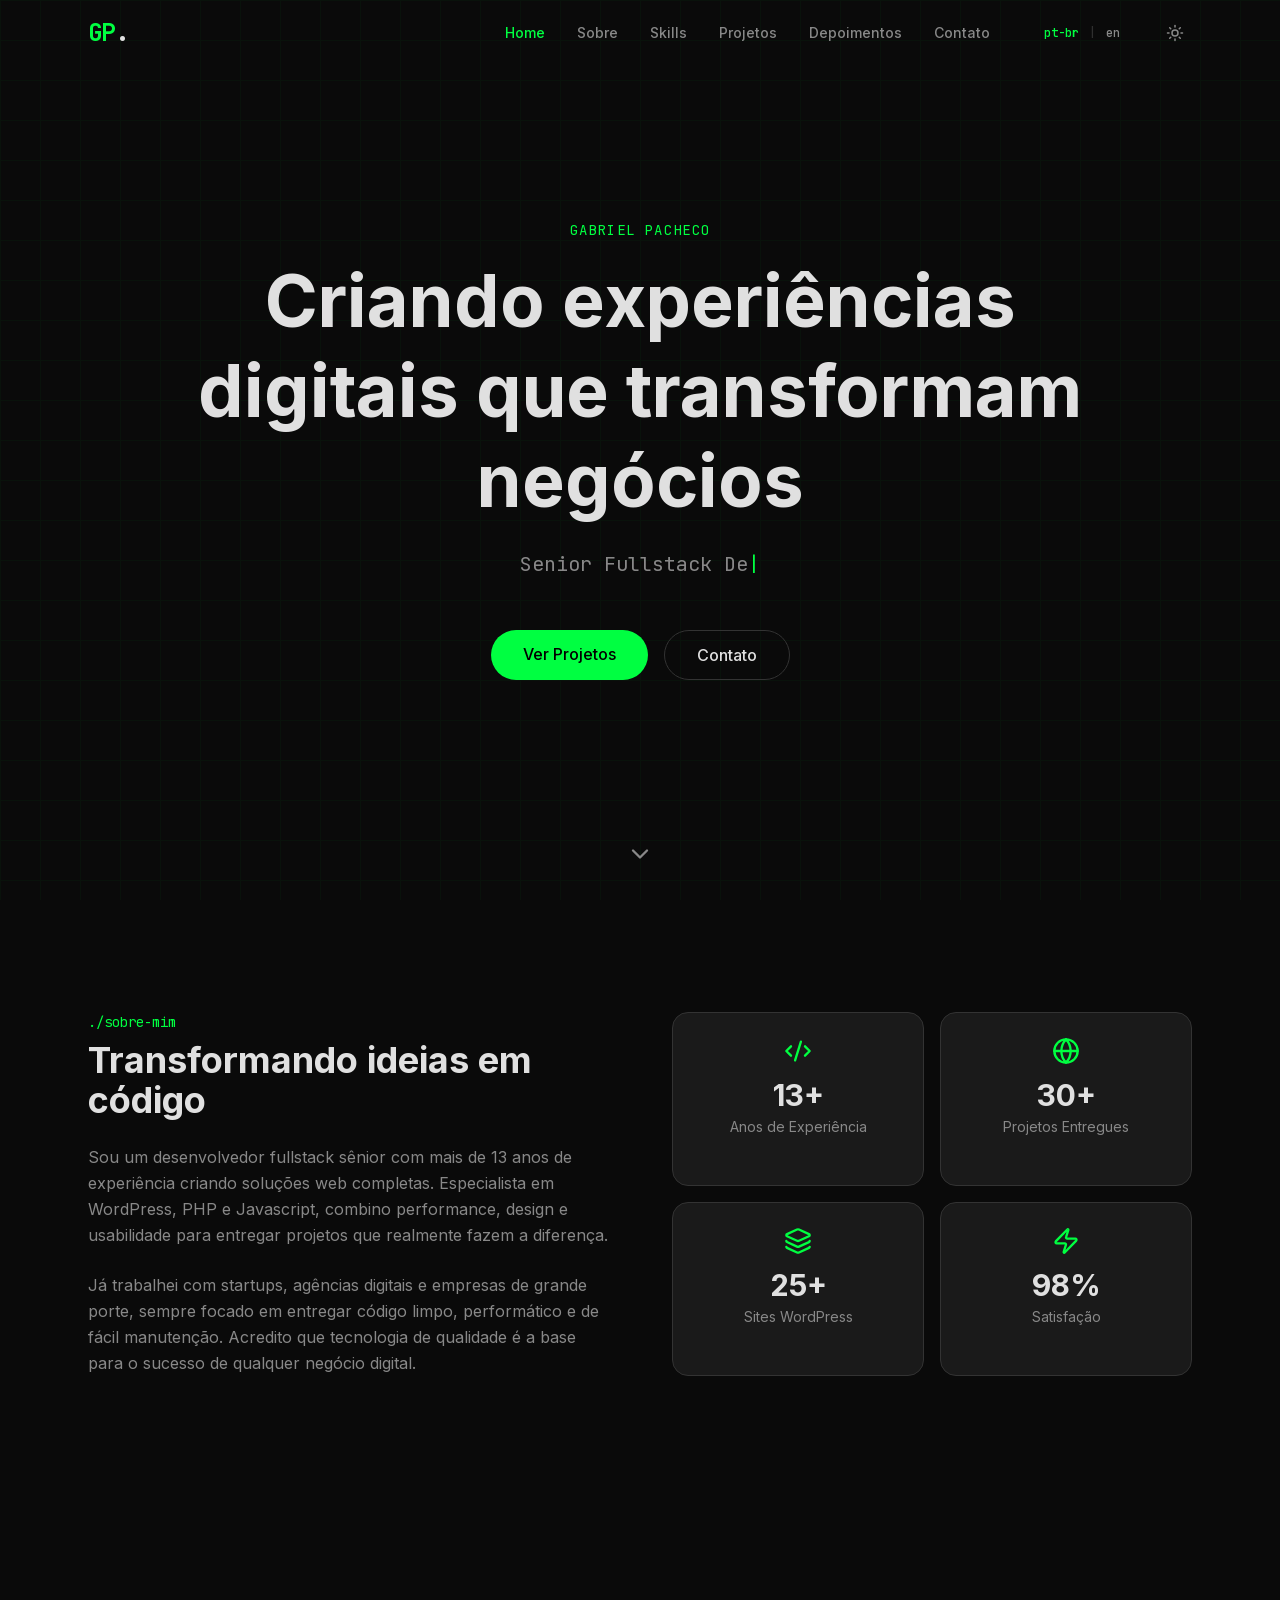
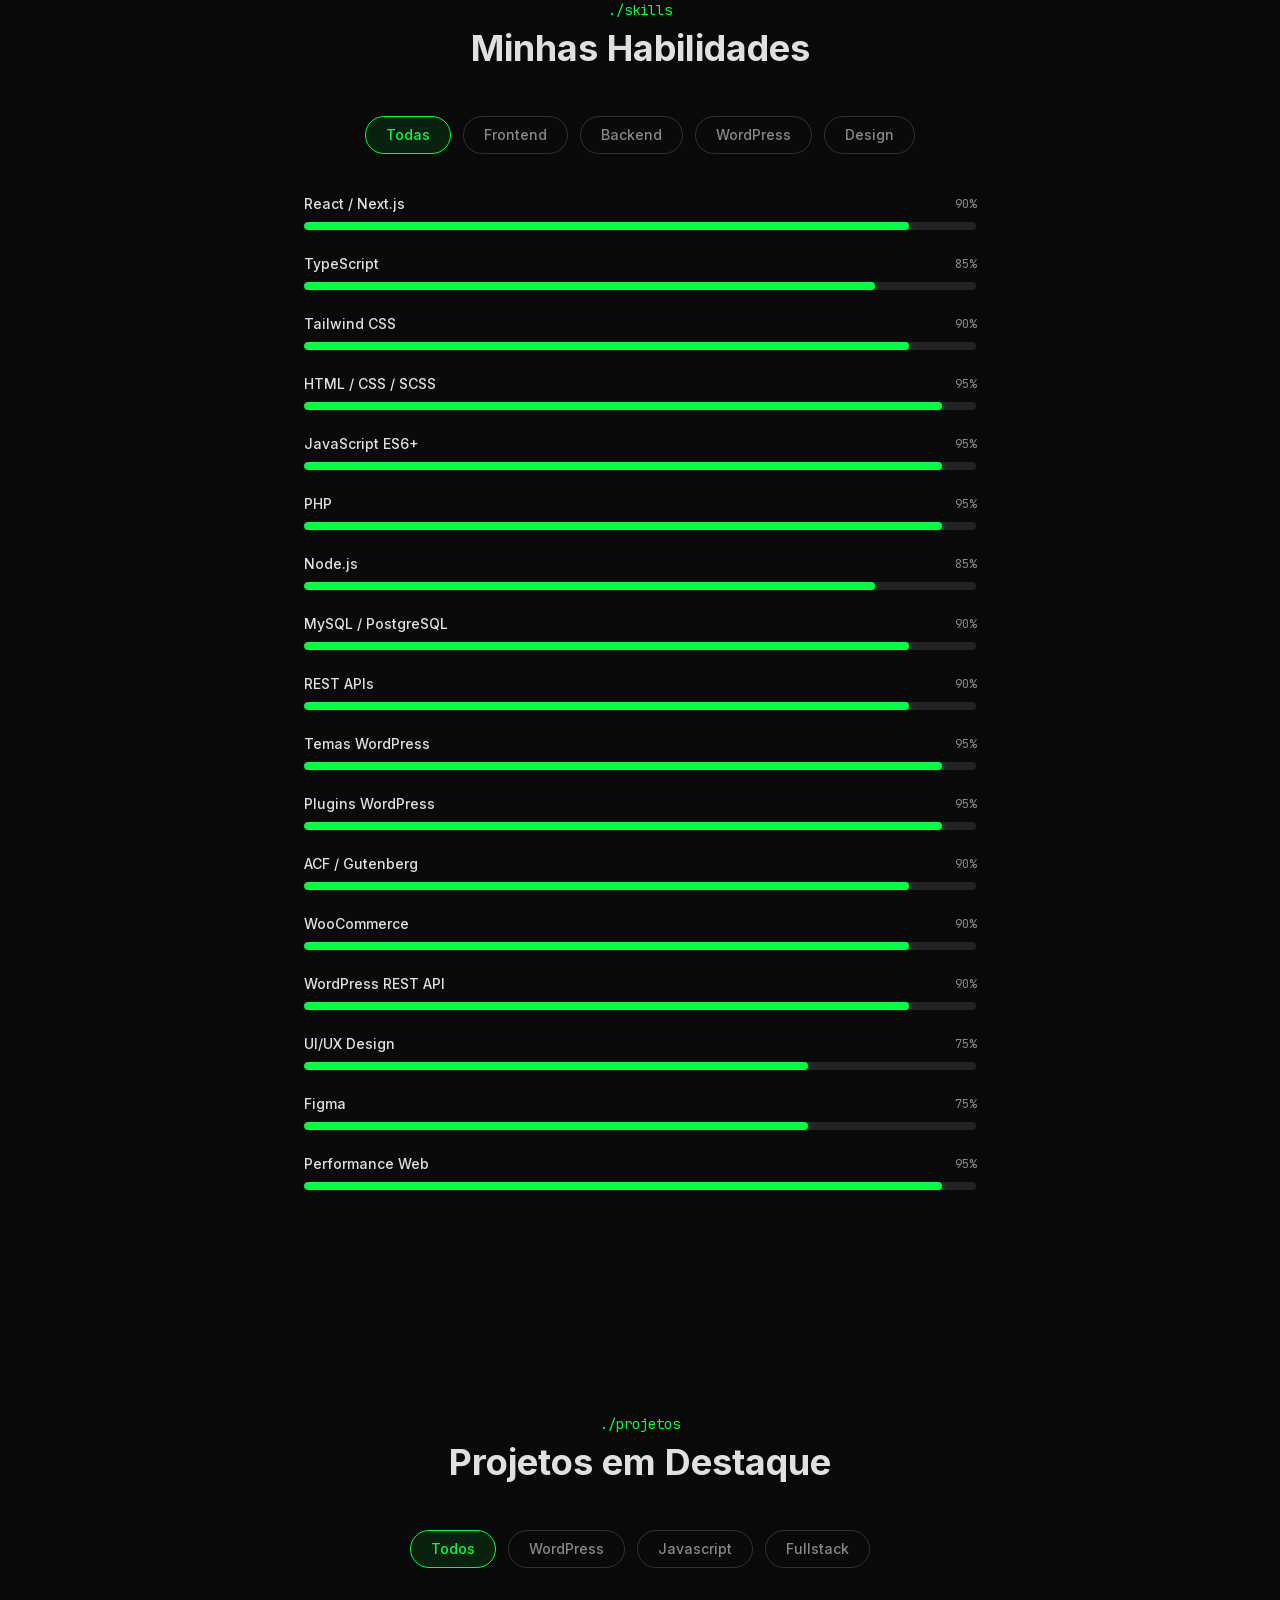
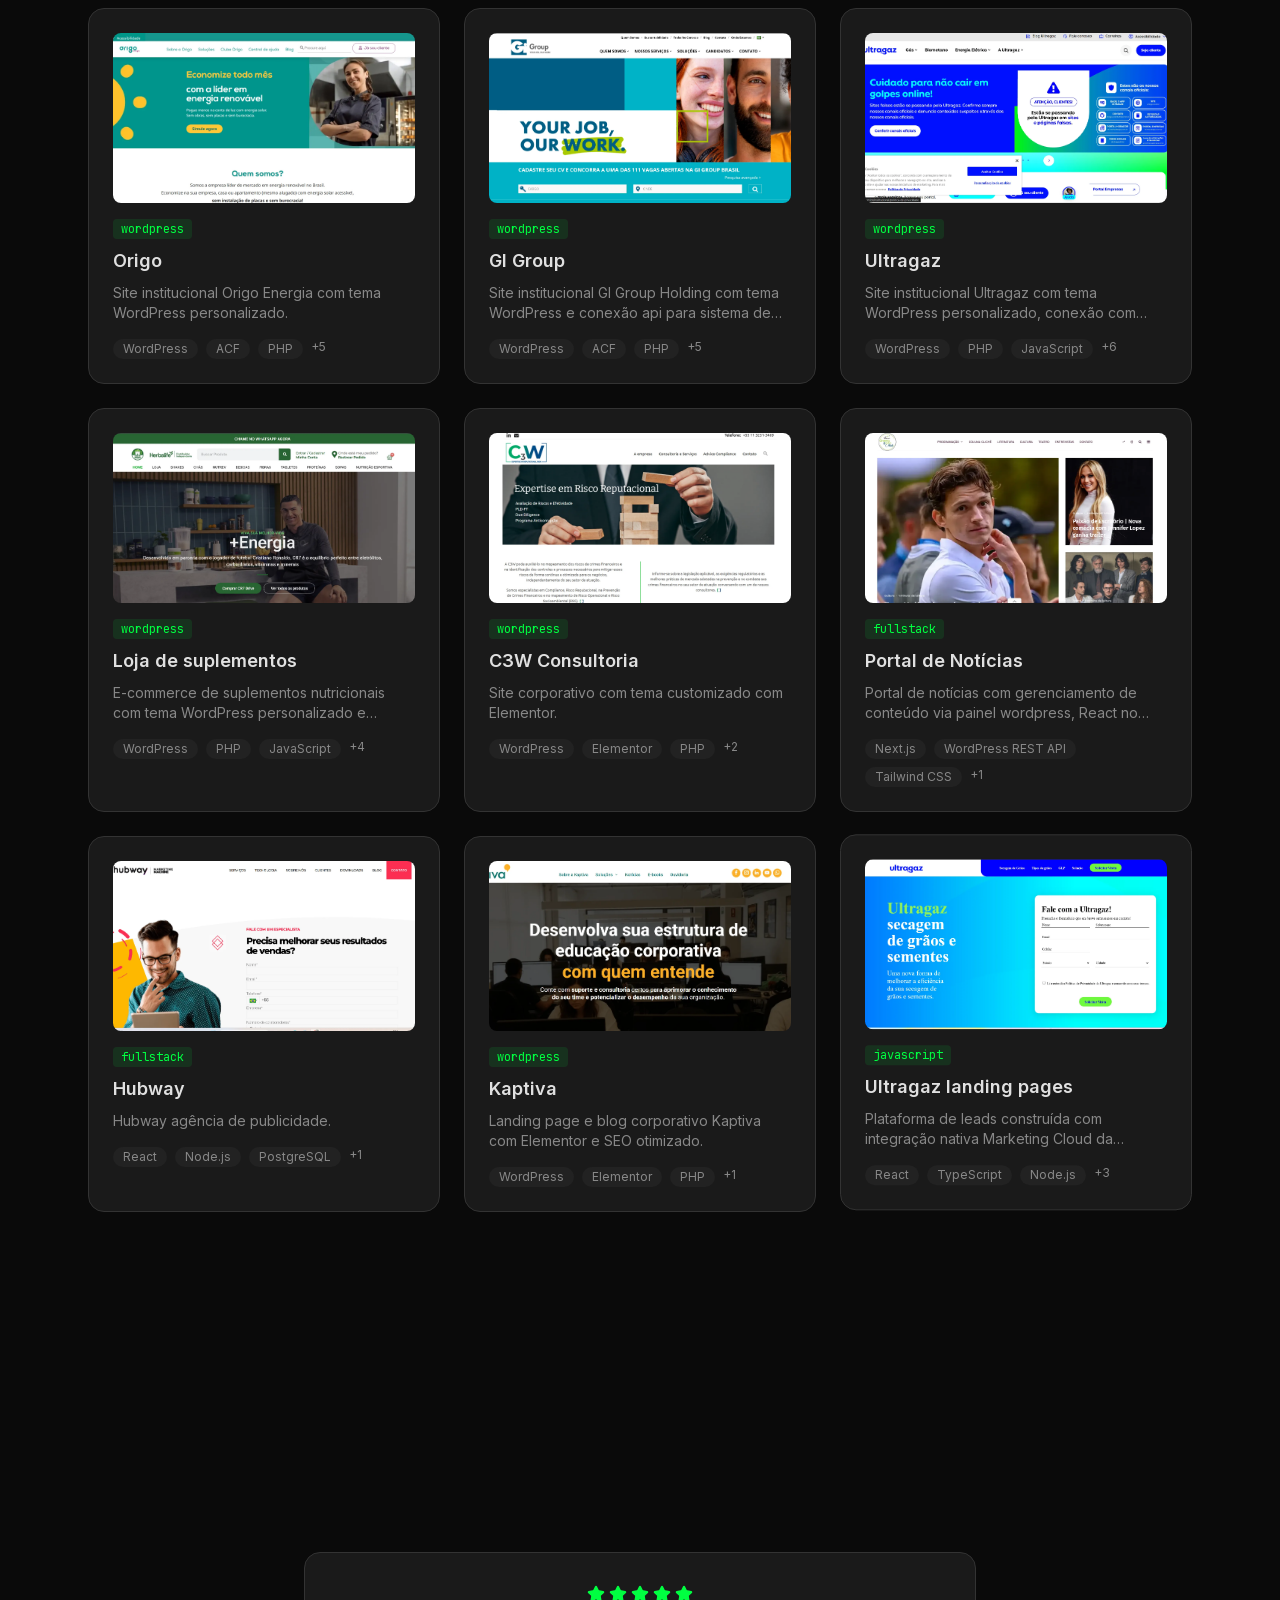
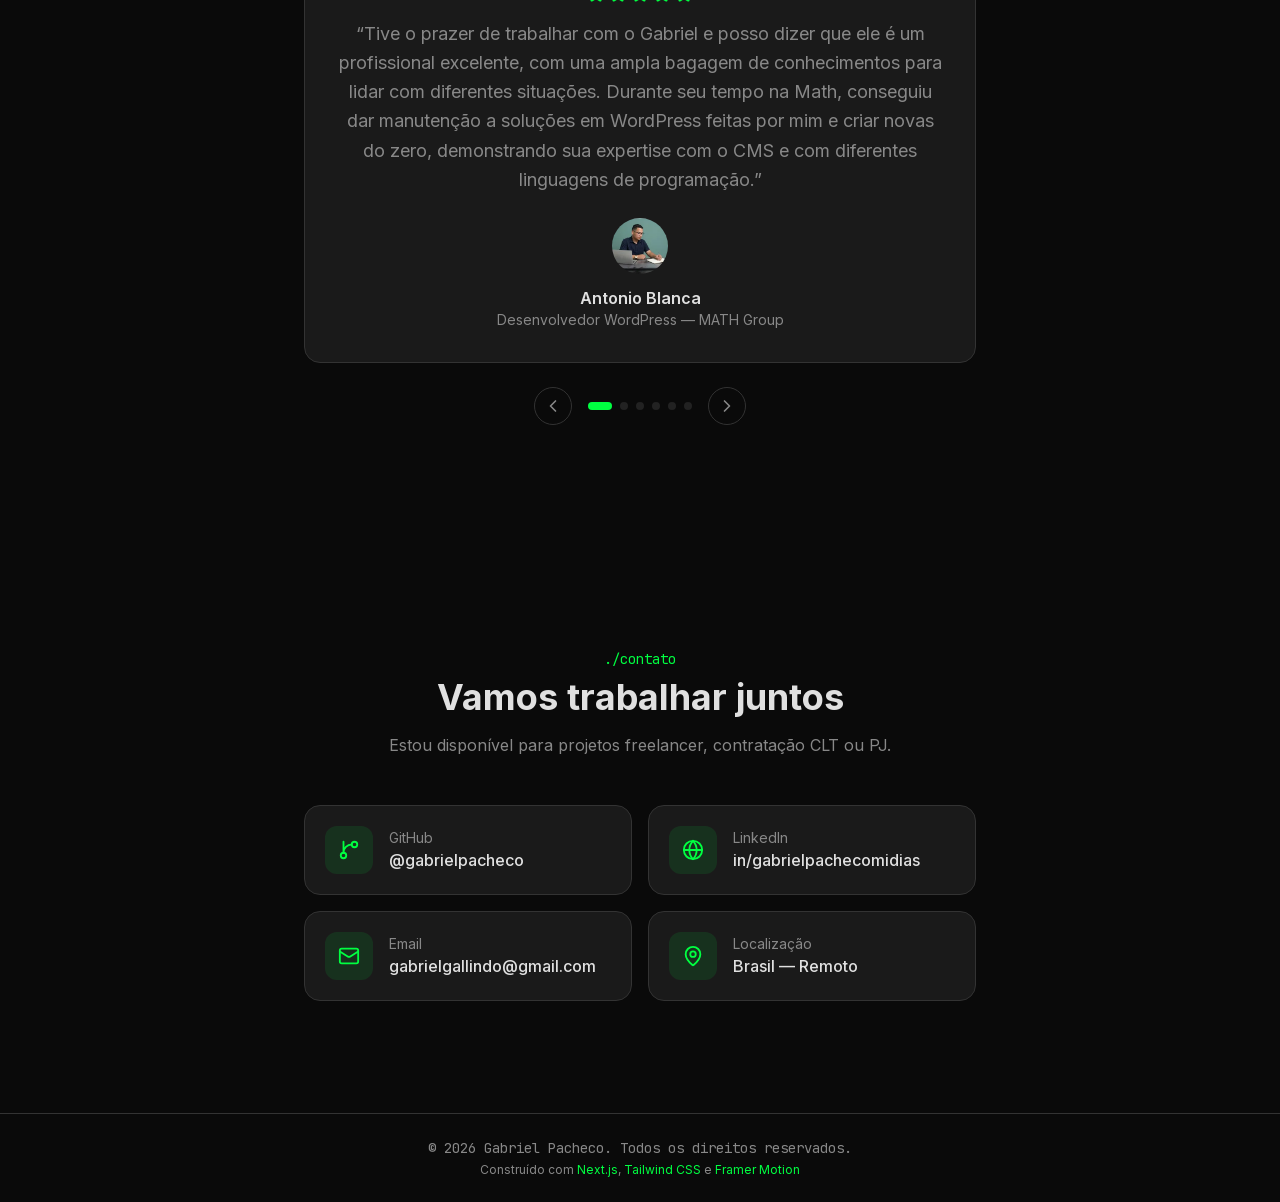
<file: index.html>
<!DOCTYPE html><html lang="pt-BR" class="inter_fe8b9d92-module__LINzvG__variable jetbrains_mono_7d65b77b-module__VxV-Ta__variable"><head><meta charSet="utf-8"/><meta name="viewport" content="width=device-width, initial-scale=1"/><link rel="preload" href="/_next/static/media/70bc3e132a0a741e-s.p.1409xf.ylxg8g.woff2" as="font" crossorigin="" type="font/woff2"/><link rel="preload" href="/_next/static/media/83afe278b6a6bb3c-s.p.0q-301v4kxxnr.woff2" as="font" crossorigin="" type="font/woff2"/><link rel="stylesheet" href="/_next/static/chunks/0ynmpmr600_uz.css" data-precedence="next"/><link rel="preload" as="script" fetchPriority="low" href="/_next/static/chunks/11qk_vpw_zwkf.js"/><script src="/_next/static/chunks/0d-5~.f~0wtco.js" async=""></script><script src="/_next/static/chunks/10u3y4bw1ayzs.js" async=""></script><script src="/_next/static/chunks/turbopack-0e47rfx~.~3-8.js" async=""></script><script src="/_next/static/chunks/0fsi8lw5utejl.js" async=""></script><script src="/_next/static/chunks/0d3tkj33oycf2.js" async=""></script><script src="/_next/static/chunks/0rntvi8fdt9eh.js" async=""></script><meta name="next-size-adjust" content=""/><title>Gabriel Pacheco - Senior Fullstack Developer | WordPress Specialist</title><meta name="description" content="Portfólio de Gabriel Pacheco, desenvolvedor fullstack sênior especializado em WordPress, PHP, Javascript e tecnologias web modernas."/><meta name="author" content="Gabriel Pacheco"/><link rel="manifest" href="/manifest.json"/><meta name="keywords" content="desenvolvedor fullstack,wordpress specialist,php developer,javascript developer,react developer,next.js,gabriel pacheco,portfolio,desenvolvimento web"/><meta name="creator" content="Gabriel Pacheco"/><meta name="robots" content="index, follow"/><meta property="og:title" content="Gabriel Pacheco - Senior Fullstack Developer | WordPress Specialist"/><meta property="og:description" content="Portfólio de Gabriel Pacheco, desenvolvedor fullstack sênior especializado em WordPress, PHP, Javascript e tecnologias web modernas."/><meta property="og:site_name" content="Gabriel Pacheco Portfolio"/><meta property="og:locale" content="pt_BR"/><meta property="og:type" content="website"/><meta name="twitter:card" content="summary_large_image"/><meta name="twitter:title" content="Gabriel Pacheco - Senior Fullstack Developer"/><meta name="twitter:description" content="Portfólio profissional de desenvolvimento web fullstack e WordPress."/><link rel="icon" href="/favicon.ico?favicon.0x3dzn~oxb6tn.ico" sizes="256x256" type="image/x-icon"/><link rel="icon" href="/favicon.svg"/><script>
              (function() {
                try {
                  var theme = localStorage.getItem('theme');
                  if (theme === 'light') {
                    document.documentElement.classList.add('light');
                  }
                  var locale = localStorage.getItem('locale');
                  if (locale === 'en') {
                    document.documentElement.lang = 'en';
                  }
                } catch(e) {}
              })();
            </script><script type="application/ld+json">{"@context":"https://schema.org","@type":"Person","name":"Gabriel Pacheco","jobTitle":"Senior Fullstack Developer & WordPress Specialist","url":"https://gabrielpacheco.com.br/","knowsAbout":["WordPress","PHP","JavaScript","React","Next.js","TypeScript","Tailwind CSS"],"sameAs":["https://github.com/gabrielgpacheco","https://linkedin.com/in/gabrielpachecomidias"]}</script><script src="/_next/static/chunks/03~yq9q893hmn.js" noModule=""></script></head><body class="min-h-screen bg-background font-sans antialiased"><div hidden=""><!--$--><!--/$--></div><header class="fixed top-0 left-0 right-0 z-50 transition-all duration-300 bg-transparent"><nav class="mx-auto flex max-w-6xl items-center justify-between px-6 py-4"><a href="#home" class="text-2xl font-bold tracking-tight text-primary font-mono">GP<span class="text-foreground">.</span></a><div class="hidden items-center gap-8 md:flex"><a href="#home" class="text-sm font-medium transition-colors hover:text-primary text-primary">Home</a><a href="#about" class="text-sm font-medium transition-colors hover:text-primary text-muted">Sobre</a><a href="#skills" class="text-sm font-medium transition-colors hover:text-primary text-muted">Skills</a><a href="#projects" class="text-sm font-medium transition-colors hover:text-primary text-muted">Projetos</a><a href="#testimonials" class="text-sm font-medium transition-colors hover:text-primary text-muted">Depoimentos</a><a href="#contact" class="text-sm font-medium transition-colors hover:text-primary text-muted">Contato</a><div class="ml-4 flex items-center gap-1 font-mono text-xs font-medium"><button class="rounded px-1.5 py-0.5 transition-colors text-primary">pt-br</button><span class="text-muted/30">|</span><button class="rounded px-1.5 py-0.5 transition-colors text-muted hover:text-primary">en</button></div><button class="rounded-full p-2 text-muted transition-colors hover:text-primary hover:bg-surface" aria-label="Ativar modo claro"><svg xmlns="http://www.w3.org/2000/svg" width="18" height="18" viewBox="0 0 24 24" fill="none" stroke="currentColor" stroke-width="2" stroke-linecap="round" stroke-linejoin="round" class="lucide lucide-sun" aria-hidden="true"><circle cx="12" cy="12" r="4"></circle><path d="M12 2v2"></path><path d="M12 20v2"></path><path d="m4.93 4.93 1.41 1.41"></path><path d="m17.66 17.66 1.41 1.41"></path><path d="M2 12h2"></path><path d="M20 12h2"></path><path d="m6.34 17.66-1.41 1.41"></path><path d="m19.07 4.93-1.41 1.41"></path></svg></button></div><div class="flex items-center gap-2 md:hidden"><div class="flex items-center gap-1 font-mono text-xs font-medium"><button class="rounded px-1.5 py-0.5 transition-colors text-primary">pt-br</button><span class="text-muted/30">|</span><button class="rounded px-1.5 py-0.5 transition-colors text-muted hover:text-primary">en</button></div><button class="rounded-full p-2 text-muted transition-colors hover:text-primary hover:bg-surface" aria-label="Ativar modo claro"><svg xmlns="http://www.w3.org/2000/svg" width="18" height="18" viewBox="0 0 24 24" fill="none" stroke="currentColor" stroke-width="2" stroke-linecap="round" stroke-linejoin="round" class="lucide lucide-sun" aria-hidden="true"><circle cx="12" cy="12" r="4"></circle><path d="M12 2v2"></path><path d="M12 20v2"></path><path d="m4.93 4.93 1.41 1.41"></path><path d="m17.66 17.66 1.41 1.41"></path><path d="M2 12h2"></path><path d="M20 12h2"></path><path d="m6.34 17.66-1.41 1.41"></path><path d="m19.07 4.93-1.41 1.41"></path></svg></button><button class="rounded-full p-2 text-muted transition-colors hover:text-primary hover:bg-surface" aria-label="Abrir menu"><svg xmlns="http://www.w3.org/2000/svg" width="20" height="20" viewBox="0 0 24 24" fill="none" stroke="currentColor" stroke-width="2" stroke-linecap="round" stroke-linejoin="round" class="lucide lucide-menu" aria-hidden="true"><path d="M4 5h16"></path><path d="M4 12h16"></path><path d="M4 19h16"></path></svg></button></div></nav></header><main><section id="home" class="relative flex min-h-screen items-center justify-center overflow-hidden"><div class="absolute inset-0 opacity-[0.03]" style="background-image:linear-gradient(#00ff41 1px, transparent 1px), linear-gradient(90deg, #00ff41 1px, transparent 1px);background-size:40px 40px;animation:grid-scroll 20s linear infinite"></div><div class="relative z-10 flex flex-col items-center text-center px-6"><p class="mb-4 font-mono text-sm text-primary tracking-widest uppercase">Gabriel Pacheco</p><h1 class="max-w-4xl text-4xl font-bold leading-tight sm:text-6xl md:text-7xl">Criando experiências digitais que transformam negócios</h1><div class="mt-6 h-8"><span class="font-mono text-lg text-muted sm:text-xl"><span class="opacity-0">placeholder</span></span></div><div class="mt-12 flex gap-4"><a href="#projects" class="rounded-full bg-primary px-8 py-3 font-medium text-black transition-all hover:bg-primary/90 hover:shadow-[0_0_30px_rgba(0,255,65,0.3)]">Ver Projetos</a><a href="#contact" class="rounded-full border border-border px-8 py-3 font-medium text-foreground transition-all hover:border-primary hover:text-primary">Contato</a></div></div><a href="#about" class="absolute bottom-8 animate-bounce text-muted" aria-label="Ir para a seção Sobre"><svg xmlns="http://www.w3.org/2000/svg" width="28" height="28" viewBox="0 0 24 24" fill="none" stroke="currentColor" stroke-width="2" stroke-linecap="round" stroke-linejoin="round" class="lucide lucide-chevron-down" aria-hidden="true"><path d="m6 9 6 6 6-6"></path></svg></a></section><section id="about" class="py-20 md:py-28"><div class="mx-auto max-w-6xl px-6 transition-all duration-700 ease-out translate-y-8 opacity-0"><div class="grid gap-16 lg:grid-cols-2"><div><p class="mb-2 font-mono text-sm text-primary">./sobre-mim</p><h2 class="mb-6 text-3xl font-bold sm:text-4xl">Transformando ideias em código</h2><p class="mb-6 leading-relaxed text-muted">Sou um desenvolvedor fullstack sênior com mais de 13 anos de experiência criando soluções web completas. Especialista em WordPress, PHP e Javascript, combino performance, design e usabilidade para entregar projetos que realmente fazem a diferença.</p><p class="leading-relaxed text-muted">Já trabalhei com startups, agências digitais e empresas de grande porte, sempre focado em entregar código limpo, performático e de fácil manutenção. Acredito que tecnologia de qualidade é a base para o sucesso de qualquer negócio digital.</p></div><div class="grid grid-cols-2 gap-4"><div class="animate-fade-in-up flex flex-col items-center rounded-2xl border border-border bg-card p-6 text-center transition-all hover:border-primary hover:shadow-[0_0_15px_rgba(0,255,65,0.1)]" style="animation-delay:0ms"><svg xmlns="http://www.w3.org/2000/svg" width="28" height="28" viewBox="0 0 24 24" fill="none" stroke="currentColor" stroke-width="2" stroke-linecap="round" stroke-linejoin="round" class="lucide lucide-code-xml mb-3 text-primary" aria-hidden="true"><path d="m18 16 4-4-4-4"></path><path d="m6 8-4 4 4 4"></path><path d="m14.5 4-5 16"></path></svg><span class="text-3xl font-bold text-foreground">13+</span><span class="mt-1 text-sm text-muted">Anos de Experiência</span></div><div class="animate-fade-in-up flex flex-col items-center rounded-2xl border border-border bg-card p-6 text-center transition-all hover:border-primary hover:shadow-[0_0_15px_rgba(0,255,65,0.1)]" style="animation-delay:100ms"><svg xmlns="http://www.w3.org/2000/svg" width="28" height="28" viewBox="0 0 24 24" fill="none" stroke="currentColor" stroke-width="2" stroke-linecap="round" stroke-linejoin="round" class="lucide lucide-globe mb-3 text-primary" aria-hidden="true"><circle cx="12" cy="12" r="10"></circle><path d="M12 2a14.5 14.5 0 0 0 0 20 14.5 14.5 0 0 0 0-20"></path><path d="M2 12h20"></path></svg><span class="text-3xl font-bold text-foreground">30+</span><span class="mt-1 text-sm text-muted">Projetos Entregues</span></div><div class="animate-fade-in-up flex flex-col items-center rounded-2xl border border-border bg-card p-6 text-center transition-all hover:border-primary hover:shadow-[0_0_15px_rgba(0,255,65,0.1)]" style="animation-delay:200ms"><svg xmlns="http://www.w3.org/2000/svg" width="28" height="28" viewBox="0 0 24 24" fill="none" stroke="currentColor" stroke-width="2" stroke-linecap="round" stroke-linejoin="round" class="lucide lucide-layers mb-3 text-primary" aria-hidden="true"><path d="M12.83 2.18a2 2 0 0 0-1.66 0L2.6 6.08a1 1 0 0 0 0 1.83l8.58 3.91a2 2 0 0 0 1.66 0l8.58-3.9a1 1 0 0 0 0-1.83z"></path><path d="M2 12a1 1 0 0 0 .58.91l8.6 3.91a2 2 0 0 0 1.65 0l8.58-3.9A1 1 0 0 0 22 12"></path><path d="M2 17a1 1 0 0 0 .58.91l8.6 3.91a2 2 0 0 0 1.65 0l8.58-3.9A1 1 0 0 0 22 17"></path></svg><span class="text-3xl font-bold text-foreground">25+</span><span class="mt-1 text-sm text-muted">Sites WordPress</span></div><div class="animate-fade-in-up flex flex-col items-center rounded-2xl border border-border bg-card p-6 text-center transition-all hover:border-primary hover:shadow-[0_0_15px_rgba(0,255,65,0.1)]" style="animation-delay:300ms"><svg xmlns="http://www.w3.org/2000/svg" width="28" height="28" viewBox="0 0 24 24" fill="none" stroke="currentColor" stroke-width="2" stroke-linecap="round" stroke-linejoin="round" class="lucide lucide-zap mb-3 text-primary" aria-hidden="true"><path d="M4 14a1 1 0 0 1-.78-1.63l9.9-10.2a.5.5 0 0 1 .86.46l-1.92 6.02A1 1 0 0 0 13 10h7a1 1 0 0 1 .78 1.63l-9.9 10.2a.5.5 0 0 1-.86-.46l1.92-6.02A1 1 0 0 0 11 14z"></path></svg><span class="text-3xl font-bold text-foreground">98%</span><span class="mt-1 text-sm text-muted">Satisfação</span></div></div></div></div></section><section id="skills" class="py-20 md:py-28"><div class="mx-auto max-w-6xl px-6 transition-all duration-700 ease-out translate-y-8 opacity-0"><div class="mb-12 text-center"><p class="mb-2 font-mono text-sm text-primary">./skills</p><h2 class="text-3xl font-bold sm:text-4xl">Minhas Habilidades</h2></div><div class="mb-10 flex flex-wrap justify-center gap-3"><button class="rounded-full px-5 py-2 text-sm font-medium transition-all border border-primary bg-primary/10 text-primary">Todas</button><button class="rounded-full px-5 py-2 text-sm font-medium transition-all border border-border text-muted hover:border-primary hover:text-primary">Frontend</button><button class="rounded-full px-5 py-2 text-sm font-medium transition-all border border-border text-muted hover:border-primary hover:text-primary">Backend</button><button class="rounded-full px-5 py-2 text-sm font-medium transition-all border border-border text-muted hover:border-primary hover:text-primary">WordPress</button><button class="rounded-full px-5 py-2 text-sm font-medium transition-all border border-border text-muted hover:border-primary hover:text-primary">Design</button></div><div class="mx-auto max-w-2xl space-y-6"><div class="animate-fade-in-up" style="animation-delay:0ms"><div class="mb-2 flex items-center justify-between"><span class="text-sm font-medium">React / Next.js</span><span class="font-mono text-xs text-muted">90<!-- -->%</span></div><div class="h-2 overflow-hidden rounded-full bg-surface"><div class="h-full rounded-full bg-primary shadow-[0_0_8px_rgba(0,255,65,0.4)]" style="width:90%;transition:width 1s ease-out;transition-delay:0ms"></div></div></div><div class="animate-fade-in-up" style="animation-delay:50ms"><div class="mb-2 flex items-center justify-between"><span class="text-sm font-medium">TypeScript</span><span class="font-mono text-xs text-muted">85<!-- -->%</span></div><div class="h-2 overflow-hidden rounded-full bg-surface"><div class="h-full rounded-full bg-primary shadow-[0_0_8px_rgba(0,255,65,0.4)]" style="width:85%;transition:width 1s ease-out;transition-delay:50ms"></div></div></div><div class="animate-fade-in-up" style="animation-delay:100ms"><div class="mb-2 flex items-center justify-between"><span class="text-sm font-medium">Tailwind CSS</span><span class="font-mono text-xs text-muted">90<!-- -->%</span></div><div class="h-2 overflow-hidden rounded-full bg-surface"><div class="h-full rounded-full bg-primary shadow-[0_0_8px_rgba(0,255,65,0.4)]" style="width:90%;transition:width 1s ease-out;transition-delay:100ms"></div></div></div><div class="animate-fade-in-up" style="animation-delay:150ms"><div class="mb-2 flex items-center justify-between"><span class="text-sm font-medium">HTML / CSS / SCSS</span><span class="font-mono text-xs text-muted">95<!-- -->%</span></div><div class="h-2 overflow-hidden rounded-full bg-surface"><div class="h-full rounded-full bg-primary shadow-[0_0_8px_rgba(0,255,65,0.4)]" style="width:95%;transition:width 1s ease-out;transition-delay:150ms"></div></div></div><div class="animate-fade-in-up" style="animation-delay:200ms"><div class="mb-2 flex items-center justify-between"><span class="text-sm font-medium">JavaScript ES6+</span><span class="font-mono text-xs text-muted">95<!-- -->%</span></div><div class="h-2 overflow-hidden rounded-full bg-surface"><div class="h-full rounded-full bg-primary shadow-[0_0_8px_rgba(0,255,65,0.4)]" style="width:95%;transition:width 1s ease-out;transition-delay:200ms"></div></div></div><div class="animate-fade-in-up" style="animation-delay:250ms"><div class="mb-2 flex items-center justify-between"><span class="text-sm font-medium">PHP</span><span class="font-mono text-xs text-muted">95<!-- -->%</span></div><div class="h-2 overflow-hidden rounded-full bg-surface"><div class="h-full rounded-full bg-primary shadow-[0_0_8px_rgba(0,255,65,0.4)]" style="width:95%;transition:width 1s ease-out;transition-delay:250ms"></div></div></div><div class="animate-fade-in-up" style="animation-delay:300ms"><div class="mb-2 flex items-center justify-between"><span class="text-sm font-medium">Node.js</span><span class="font-mono text-xs text-muted">85<!-- -->%</span></div><div class="h-2 overflow-hidden rounded-full bg-surface"><div class="h-full rounded-full bg-primary shadow-[0_0_8px_rgba(0,255,65,0.4)]" style="width:85%;transition:width 1s ease-out;transition-delay:300ms"></div></div></div><div class="animate-fade-in-up" style="animation-delay:350ms"><div class="mb-2 flex items-center justify-between"><span class="text-sm font-medium">MySQL / PostgreSQL</span><span class="font-mono text-xs text-muted">90<!-- -->%</span></div><div class="h-2 overflow-hidden rounded-full bg-surface"><div class="h-full rounded-full bg-primary shadow-[0_0_8px_rgba(0,255,65,0.4)]" style="width:90%;transition:width 1s ease-out;transition-delay:350ms"></div></div></div><div class="animate-fade-in-up" style="animation-delay:400ms"><div class="mb-2 flex items-center justify-between"><span class="text-sm font-medium">REST APIs</span><span class="font-mono text-xs text-muted">90<!-- -->%</span></div><div class="h-2 overflow-hidden rounded-full bg-surface"><div class="h-full rounded-full bg-primary shadow-[0_0_8px_rgba(0,255,65,0.4)]" style="width:90%;transition:width 1s ease-out;transition-delay:400ms"></div></div></div><div class="animate-fade-in-up" style="animation-delay:450ms"><div class="mb-2 flex items-center justify-between"><span class="text-sm font-medium">Temas WordPress</span><span class="font-mono text-xs text-muted">95<!-- -->%</span></div><div class="h-2 overflow-hidden rounded-full bg-surface"><div class="h-full rounded-full bg-primary shadow-[0_0_8px_rgba(0,255,65,0.4)]" style="width:95%;transition:width 1s ease-out;transition-delay:450ms"></div></div></div><div class="animate-fade-in-up" style="animation-delay:500ms"><div class="mb-2 flex items-center justify-between"><span class="text-sm font-medium">Plugins WordPress</span><span class="font-mono text-xs text-muted">95<!-- -->%</span></div><div class="h-2 overflow-hidden rounded-full bg-surface"><div class="h-full rounded-full bg-primary shadow-[0_0_8px_rgba(0,255,65,0.4)]" style="width:95%;transition:width 1s ease-out;transition-delay:500ms"></div></div></div><div class="animate-fade-in-up" style="animation-delay:550ms"><div class="mb-2 flex items-center justify-between"><span class="text-sm font-medium">ACF / Gutenberg</span><span class="font-mono text-xs text-muted">90<!-- -->%</span></div><div class="h-2 overflow-hidden rounded-full bg-surface"><div class="h-full rounded-full bg-primary shadow-[0_0_8px_rgba(0,255,65,0.4)]" style="width:90%;transition:width 1s ease-out;transition-delay:550ms"></div></div></div><div class="animate-fade-in-up" style="animation-delay:600ms"><div class="mb-2 flex items-center justify-between"><span class="text-sm font-medium">WooCommerce</span><span class="font-mono text-xs text-muted">90<!-- -->%</span></div><div class="h-2 overflow-hidden rounded-full bg-surface"><div class="h-full rounded-full bg-primary shadow-[0_0_8px_rgba(0,255,65,0.4)]" style="width:90%;transition:width 1s ease-out;transition-delay:600ms"></div></div></div><div class="animate-fade-in-up" style="animation-delay:650ms"><div class="mb-2 flex items-center justify-between"><span class="text-sm font-medium">WordPress REST API</span><span class="font-mono text-xs text-muted">90<!-- -->%</span></div><div class="h-2 overflow-hidden rounded-full bg-surface"><div class="h-full rounded-full bg-primary shadow-[0_0_8px_rgba(0,255,65,0.4)]" style="width:90%;transition:width 1s ease-out;transition-delay:650ms"></div></div></div><div class="animate-fade-in-up" style="animation-delay:700ms"><div class="mb-2 flex items-center justify-between"><span class="text-sm font-medium">UI/UX Design</span><span class="font-mono text-xs text-muted">75<!-- -->%</span></div><div class="h-2 overflow-hidden rounded-full bg-surface"><div class="h-full rounded-full bg-primary shadow-[0_0_8px_rgba(0,255,65,0.4)]" style="width:75%;transition:width 1s ease-out;transition-delay:700ms"></div></div></div><div class="animate-fade-in-up" style="animation-delay:750ms"><div class="mb-2 flex items-center justify-between"><span class="text-sm font-medium">Figma</span><span class="font-mono text-xs text-muted">75<!-- -->%</span></div><div class="h-2 overflow-hidden rounded-full bg-surface"><div class="h-full rounded-full bg-primary shadow-[0_0_8px_rgba(0,255,65,0.4)]" style="width:75%;transition:width 1s ease-out;transition-delay:750ms"></div></div></div><div class="animate-fade-in-up" style="animation-delay:800ms"><div class="mb-2 flex items-center justify-between"><span class="text-sm font-medium">Performance Web</span><span class="font-mono text-xs text-muted">95<!-- -->%</span></div><div class="h-2 overflow-hidden rounded-full bg-surface"><div class="h-full rounded-full bg-primary shadow-[0_0_8px_rgba(0,255,65,0.4)]" style="width:95%;transition:width 1s ease-out;transition-delay:800ms"></div></div></div></div></div></section><section id="projects" class="py-20 md:py-28"><div class="mx-auto max-w-6xl px-6 transition-all duration-700 ease-out translate-y-8 opacity-0"><div class="mb-12 text-center"><p class="mb-2 font-mono text-sm text-primary" style="opacity:0;transform:translateY(10px)">./projetos</p><h2 class="text-3xl font-bold sm:text-4xl" style="opacity:0;transform:translateY(10px)">Projetos em Destaque</h2></div><div class="mb-10 flex flex-wrap justify-center gap-3"><button class="rounded-full px-5 py-2 text-sm font-medium transition-all border border-primary bg-primary/10 text-primary">Todos</button><button class="rounded-full px-5 py-2 text-sm font-medium transition-all border border-border text-muted hover:border-primary hover:text-primary">WordPress</button><button class="rounded-full px-5 py-2 text-sm font-medium transition-all border border-border text-muted hover:border-primary hover:text-primary">Javascript</button><button class="rounded-full px-5 py-2 text-sm font-medium transition-all border border-border text-muted hover:border-primary hover:text-primary">Fullstack</button></div><div class="grid gap-6 sm:grid-cols-2 lg:grid-cols-3"><article class="group cursor-pointer rounded-2xl border border-border bg-card p-6 transition-all hover:border-primary hover:shadow-[0_0_20px_rgba(0,255,65,0.1)]" style="opacity:0;transform:translateY(20px)"><div class="mb-4 aspect-video overflow-hidden rounded-lg bg-surface"><img src="/images/projects/origo.webp" alt="Origo" class="h-full w-full object-cover transition-transform group-hover:scale-105" loading="lazy"/></div><div class="mb-2 flex items-center gap-2"><span class="rounded bg-primary/10 px-2 py-0.5 text-xs font-mono text-primary">wordpress</span></div><h3 class="mb-2 text-lg font-semibold">Origo</h3><p class="mb-4 line-clamp-2 text-sm text-muted">Site institucional Origo Energia com tema WordPress personalizado.</p><div class="flex flex-wrap gap-2"><span class="rounded-full bg-surface px-2.5 py-0.5 text-xs text-muted">WordPress</span><span class="rounded-full bg-surface px-2.5 py-0.5 text-xs text-muted">ACF</span><span class="rounded-full bg-surface px-2.5 py-0.5 text-xs text-muted">PHP</span><span class="text-xs text-muted">+<!-- -->5</span></div></article><article class="group cursor-pointer rounded-2xl border border-border bg-card p-6 transition-all hover:border-primary hover:shadow-[0_0_20px_rgba(0,255,65,0.1)]" style="opacity:0;transform:translateY(20px)"><div class="mb-4 aspect-video overflow-hidden rounded-lg bg-surface"><img src="/images/projects/gi.webp" alt="GI Group" class="h-full w-full object-cover transition-transform group-hover:scale-105" loading="lazy"/></div><div class="mb-2 flex items-center gap-2"><span class="rounded bg-primary/10 px-2 py-0.5 text-xs font-mono text-primary">wordpress</span></div><h3 class="mb-2 text-lg font-semibold">GI Group</h3><p class="mb-4 line-clamp-2 text-sm text-muted">Site institucional GI Group Holding com tema WordPress e conexão api para sistema de leads.</p><div class="flex flex-wrap gap-2"><span class="rounded-full bg-surface px-2.5 py-0.5 text-xs text-muted">WordPress</span><span class="rounded-full bg-surface px-2.5 py-0.5 text-xs text-muted">ACF</span><span class="rounded-full bg-surface px-2.5 py-0.5 text-xs text-muted">PHP</span><span class="text-xs text-muted">+<!-- -->5</span></div></article><article class="group cursor-pointer rounded-2xl border border-border bg-card p-6 transition-all hover:border-primary hover:shadow-[0_0_20px_rgba(0,255,65,0.1)]" style="opacity:0;transform:translateY(20px)"><div class="mb-4 aspect-video overflow-hidden rounded-lg bg-surface"><img src="/images/projects/ultragaz.webp" alt="Ultragaz" class="h-full w-full object-cover transition-transform group-hover:scale-105" loading="lazy"/></div><div class="mb-2 flex items-center gap-2"><span class="rounded bg-primary/10 px-2 py-0.5 text-xs font-mono text-primary">wordpress</span></div><h3 class="mb-2 text-lg font-semibold">Ultragaz</h3><p class="mb-4 line-clamp-2 text-sm text-muted">Site institucional Ultragaz com tema WordPress personalizado, conexão com sistema de leads via api.</p><div class="flex flex-wrap gap-2"><span class="rounded-full bg-surface px-2.5 py-0.5 text-xs text-muted">WordPress</span><span class="rounded-full bg-surface px-2.5 py-0.5 text-xs text-muted">PHP</span><span class="rounded-full bg-surface px-2.5 py-0.5 text-xs text-muted">JavaScript</span><span class="text-xs text-muted">+<!-- -->6</span></div></article><article class="group cursor-pointer rounded-2xl border border-border bg-card p-6 transition-all hover:border-primary hover:shadow-[0_0_20px_rgba(0,255,65,0.1)]" style="opacity:0;transform:translateY(20px)"><div class="mb-4 aspect-video overflow-hidden rounded-lg bg-surface"><img src="/images/projects/shake.webp" alt="Loja de suplementos" class="h-full w-full object-cover transition-transform group-hover:scale-105" loading="lazy"/></div><div class="mb-2 flex items-center gap-2"><span class="rounded bg-primary/10 px-2 py-0.5 text-xs font-mono text-primary">wordpress</span></div><h3 class="mb-2 text-lg font-semibold">Loja de suplementos</h3><p class="mb-4 line-clamp-2 text-sm text-muted">E-commerce de suplementos nutricionais com tema WordPress personalizado e sistema de leads via cadastramento.</p><div class="flex flex-wrap gap-2"><span class="rounded-full bg-surface px-2.5 py-0.5 text-xs text-muted">WordPress</span><span class="rounded-full bg-surface px-2.5 py-0.5 text-xs text-muted">PHP</span><span class="rounded-full bg-surface px-2.5 py-0.5 text-xs text-muted">JavaScript</span><span class="text-xs text-muted">+<!-- -->4</span></div></article><article class="group cursor-pointer rounded-2xl border border-border bg-card p-6 transition-all hover:border-primary hover:shadow-[0_0_20px_rgba(0,255,65,0.1)]" style="opacity:0;transform:translateY(20px)"><div class="mb-4 aspect-video overflow-hidden rounded-lg bg-surface"><img src="/images/projects/c3w.webp" alt="C3W Consultoria" class="h-full w-full object-cover transition-transform group-hover:scale-105" loading="lazy"/></div><div class="mb-2 flex items-center gap-2"><span class="rounded bg-primary/10 px-2 py-0.5 text-xs font-mono text-primary">wordpress</span></div><h3 class="mb-2 text-lg font-semibold">C3W Consultoria</h3><p class="mb-4 line-clamp-2 text-sm text-muted">Site corporativo com tema customizado com Elementor.</p><div class="flex flex-wrap gap-2"><span class="rounded-full bg-surface px-2.5 py-0.5 text-xs text-muted">WordPress</span><span class="rounded-full bg-surface px-2.5 py-0.5 text-xs text-muted">Elementor</span><span class="rounded-full bg-surface px-2.5 py-0.5 text-xs text-muted">PHP</span><span class="text-xs text-muted">+<!-- -->2</span></div></article><article class="group cursor-pointer rounded-2xl border border-border bg-card p-6 transition-all hover:border-primary hover:shadow-[0_0_20px_rgba(0,255,65,0.1)]" style="opacity:0;transform:translateY(20px)"><div class="mb-4 aspect-video overflow-hidden rounded-lg bg-surface"><img src="/images/projects/cmm.webp" alt="Portal de Notícias" class="h-full w-full object-cover transition-transform group-hover:scale-105" loading="lazy"/></div><div class="mb-2 flex items-center gap-2"><span class="rounded bg-primary/10 px-2 py-0.5 text-xs font-mono text-primary">fullstack</span></div><h3 class="mb-2 text-lg font-semibold">Portal de Notícias</h3><p class="mb-4 line-clamp-2 text-sm text-muted">Portal de notícias com gerenciamento de conteúdo via painel wordpress, React no front-end em conteúdos customizados.</p><div class="flex flex-wrap gap-2"><span class="rounded-full bg-surface px-2.5 py-0.5 text-xs text-muted">Next.js</span><span class="rounded-full bg-surface px-2.5 py-0.5 text-xs text-muted">WordPress REST API</span><span class="rounded-full bg-surface px-2.5 py-0.5 text-xs text-muted">Tailwind CSS</span><span class="text-xs text-muted">+<!-- -->1</span></div></article><article class="group cursor-pointer rounded-2xl border border-border bg-card p-6 transition-all hover:border-primary hover:shadow-[0_0_20px_rgba(0,255,65,0.1)]" style="opacity:0;transform:translateY(20px)"><div class="mb-4 aspect-video overflow-hidden rounded-lg bg-surface"><img src="/images/projects/hubway.webp" alt="Hubway" class="h-full w-full object-cover transition-transform group-hover:scale-105" loading="lazy"/></div><div class="mb-2 flex items-center gap-2"><span class="rounded bg-primary/10 px-2 py-0.5 text-xs font-mono text-primary">fullstack</span></div><h3 class="mb-2 text-lg font-semibold">Hubway</h3><p class="mb-4 line-clamp-2 text-sm text-muted">Hubway agência de publicidade.</p><div class="flex flex-wrap gap-2"><span class="rounded-full bg-surface px-2.5 py-0.5 text-xs text-muted">React</span><span class="rounded-full bg-surface px-2.5 py-0.5 text-xs text-muted">Node.js</span><span class="rounded-full bg-surface px-2.5 py-0.5 text-xs text-muted">PostgreSQL</span><span class="text-xs text-muted">+<!-- -->1</span></div></article><article class="group cursor-pointer rounded-2xl border border-border bg-card p-6 transition-all hover:border-primary hover:shadow-[0_0_20px_rgba(0,255,65,0.1)]" style="opacity:0;transform:translateY(20px)"><div class="mb-4 aspect-video overflow-hidden rounded-lg bg-surface"><img src="/images/projects/kaptiva.webp" alt="Kaptiva" class="h-full w-full object-cover transition-transform group-hover:scale-105" loading="lazy"/></div><div class="mb-2 flex items-center gap-2"><span class="rounded bg-primary/10 px-2 py-0.5 text-xs font-mono text-primary">wordpress</span></div><h3 class="mb-2 text-lg font-semibold">Kaptiva</h3><p class="mb-4 line-clamp-2 text-sm text-muted">Landing page e blog corporativo Kaptiva com Elementor e SEO otimizado.</p><div class="flex flex-wrap gap-2"><span class="rounded-full bg-surface px-2.5 py-0.5 text-xs text-muted">WordPress</span><span class="rounded-full bg-surface px-2.5 py-0.5 text-xs text-muted">Elementor</span><span class="rounded-full bg-surface px-2.5 py-0.5 text-xs text-muted">PHP</span><span class="text-xs text-muted">+<!-- -->1</span></div></article><article class="group cursor-pointer rounded-2xl border border-border bg-card p-6 transition-all hover:border-primary hover:shadow-[0_0_20px_rgba(0,255,65,0.1)]" style="opacity:0;transform:translateY(20px)"><div class="mb-4 aspect-video overflow-hidden rounded-lg bg-surface"><img src="/images/projects/ultra-sales.webp" alt="Ultragaz landing pages" class="h-full w-full object-cover transition-transform group-hover:scale-105" loading="lazy"/></div><div class="mb-2 flex items-center gap-2"><span class="rounded bg-primary/10 px-2 py-0.5 text-xs font-mono text-primary">javascript</span></div><h3 class="mb-2 text-lg font-semibold">Ultragaz landing pages</h3><p class="mb-4 line-clamp-2 text-sm text-muted">Plataforma de leads construída com integração nativa Marketing Cloud da Salesforce para campanhas de marketing digital da Ultragaz.</p><div class="flex flex-wrap gap-2"><span class="rounded-full bg-surface px-2.5 py-0.5 text-xs text-muted">React</span><span class="rounded-full bg-surface px-2.5 py-0.5 text-xs text-muted">TypeScript</span><span class="rounded-full bg-surface px-2.5 py-0.5 text-xs text-muted">Node.js</span><span class="text-xs text-muted">+<!-- -->3</span></div></article></div></div></section><section id="testimonials" class="py-20 md:py-28"><div class="mx-auto max-w-6xl px-6 transition-all duration-700 ease-out translate-y-8 opacity-0"><div class="mb-12 text-center"><p class="mb-2 font-mono text-sm text-primary" style="opacity:0;transform:translateY(10px)">./depoimentos</p><h2 class="text-3xl font-bold sm:text-4xl" style="opacity:0;transform:translateY(10px)">O que dizem sobre mim</h2></div><div class="relative mx-auto max-w-2xl"><div class="overflow-hidden"><div class="rounded-2xl border border-border bg-card p-8 text-center" style="opacity:0;transform:translateX(50px)"><div class="mb-4 flex justify-center gap-1"><svg xmlns="http://www.w3.org/2000/svg" width="18" height="18" viewBox="0 0 24 24" fill="none" stroke="currentColor" stroke-width="2" stroke-linecap="round" stroke-linejoin="round" class="lucide lucide-star fill-primary text-primary" aria-hidden="true"><path d="M11.525 2.295a.53.53 0 0 1 .95 0l2.31 4.679a2.123 2.123 0 0 0 1.595 1.16l5.166.756a.53.53 0 0 1 .294.904l-3.736 3.638a2.123 2.123 0 0 0-.611 1.878l.882 5.14a.53.53 0 0 1-.771.56l-4.618-2.428a2.122 2.122 0 0 0-1.973 0L6.396 21.01a.53.53 0 0 1-.77-.56l.881-5.139a2.122 2.122 0 0 0-.611-1.879L2.16 9.795a.53.53 0 0 1 .294-.906l5.165-.755a2.122 2.122 0 0 0 1.597-1.16z"></path></svg><svg xmlns="http://www.w3.org/2000/svg" width="18" height="18" viewBox="0 0 24 24" fill="none" stroke="currentColor" stroke-width="2" stroke-linecap="round" stroke-linejoin="round" class="lucide lucide-star fill-primary text-primary" aria-hidden="true"><path d="M11.525 2.295a.53.53 0 0 1 .95 0l2.31 4.679a2.123 2.123 0 0 0 1.595 1.16l5.166.756a.53.53 0 0 1 .294.904l-3.736 3.638a2.123 2.123 0 0 0-.611 1.878l.882 5.14a.53.53 0 0 1-.771.56l-4.618-2.428a2.122 2.122 0 0 0-1.973 0L6.396 21.01a.53.53 0 0 1-.77-.56l.881-5.139a2.122 2.122 0 0 0-.611-1.879L2.16 9.795a.53.53 0 0 1 .294-.906l5.165-.755a2.122 2.122 0 0 0 1.597-1.16z"></path></svg><svg xmlns="http://www.w3.org/2000/svg" width="18" height="18" viewBox="0 0 24 24" fill="none" stroke="currentColor" stroke-width="2" stroke-linecap="round" stroke-linejoin="round" class="lucide lucide-star fill-primary text-primary" aria-hidden="true"><path d="M11.525 2.295a.53.53 0 0 1 .95 0l2.31 4.679a2.123 2.123 0 0 0 1.595 1.16l5.166.756a.53.53 0 0 1 .294.904l-3.736 3.638a2.123 2.123 0 0 0-.611 1.878l.882 5.14a.53.53 0 0 1-.771.56l-4.618-2.428a2.122 2.122 0 0 0-1.973 0L6.396 21.01a.53.53 0 0 1-.77-.56l.881-5.139a2.122 2.122 0 0 0-.611-1.879L2.16 9.795a.53.53 0 0 1 .294-.906l5.165-.755a2.122 2.122 0 0 0 1.597-1.16z"></path></svg><svg xmlns="http://www.w3.org/2000/svg" width="18" height="18" viewBox="0 0 24 24" fill="none" stroke="currentColor" stroke-width="2" stroke-linecap="round" stroke-linejoin="round" class="lucide lucide-star fill-primary text-primary" aria-hidden="true"><path d="M11.525 2.295a.53.53 0 0 1 .95 0l2.31 4.679a2.123 2.123 0 0 0 1.595 1.16l5.166.756a.53.53 0 0 1 .294.904l-3.736 3.638a2.123 2.123 0 0 0-.611 1.878l.882 5.14a.53.53 0 0 1-.771.56l-4.618-2.428a2.122 2.122 0 0 0-1.973 0L6.396 21.01a.53.53 0 0 1-.77-.56l.881-5.139a2.122 2.122 0 0 0-.611-1.879L2.16 9.795a.53.53 0 0 1 .294-.906l5.165-.755a2.122 2.122 0 0 0 1.597-1.16z"></path></svg><svg xmlns="http://www.w3.org/2000/svg" width="18" height="18" viewBox="0 0 24 24" fill="none" stroke="currentColor" stroke-width="2" stroke-linecap="round" stroke-linejoin="round" class="lucide lucide-star fill-primary text-primary" aria-hidden="true"><path d="M11.525 2.295a.53.53 0 0 1 .95 0l2.31 4.679a2.123 2.123 0 0 0 1.595 1.16l5.166.756a.53.53 0 0 1 .294.904l-3.736 3.638a2.123 2.123 0 0 0-.611 1.878l.882 5.14a.53.53 0 0 1-.771.56l-4.618-2.428a2.122 2.122 0 0 0-1.973 0L6.396 21.01a.53.53 0 0 1-.77-.56l.881-5.139a2.122 2.122 0 0 0-.611-1.879L2.16 9.795a.53.53 0 0 1 .294-.906l5.165-.755a2.122 2.122 0 0 0 1.597-1.16z"></path></svg></div><blockquote class="mb-6 text-lg leading-relaxed text-muted">“<!-- -->Tive o prazer de trabalhar com o Gabriel e posso dizer que ele é um profissional excelente, com uma ampla bagagem de conhecimentos para lidar com diferentes situações. Durante seu tempo na Math, conseguiu dar manutenção a soluções em WordPress feitas por mim e criar novas do zero, demonstrando sua expertise com o CMS e com diferentes linguagens de programação.<!-- -->”</blockquote><div class="mx-auto mb-3 h-14 w-14 overflow-hidden rounded-full bg-primary/20"><img alt="Antonio Blanca" loading="lazy" width="56" height="56" decoding="async" data-nimg="1" class="h-full w-full object-cover" style="color:transparent" src="/images/avatars/antonio.webp"/></div><div class="font-semibold">Antonio Blanca</div><div class="text-sm text-muted">Desenvolvedor WordPress<!-- --> — <!-- -->MATH Group</div></div></div><div class="mt-6 flex items-center justify-center gap-4"><button class="rounded-full border border-border p-2 text-muted transition-all hover:border-primary hover:text-primary" aria-label="Depoimento anterior"><svg xmlns="http://www.w3.org/2000/svg" width="20" height="20" viewBox="0 0 24 24" fill="none" stroke="currentColor" stroke-width="2" stroke-linecap="round" stroke-linejoin="round" class="lucide lucide-chevron-left" aria-hidden="true"><path d="m15 18-6-6 6-6"></path></svg></button><div class="flex gap-2"><button class="h-2 w-2 rounded-full transition-all bg-primary w-6" aria-label="Depoimento 1"></button><button class="h-2 w-2 rounded-full transition-all bg-surface" aria-label="Depoimento 2"></button><button class="h-2 w-2 rounded-full transition-all bg-surface" aria-label="Depoimento 3"></button><button class="h-2 w-2 rounded-full transition-all bg-surface" aria-label="Depoimento 4"></button><button class="h-2 w-2 rounded-full transition-all bg-surface" aria-label="Depoimento 5"></button><button class="h-2 w-2 rounded-full transition-all bg-surface" aria-label="Depoimento 6"></button></div><button class="rounded-full border border-border p-2 text-muted transition-all hover:border-primary hover:text-primary" aria-label="Próximo depoimento"><svg xmlns="http://www.w3.org/2000/svg" width="20" height="20" viewBox="0 0 24 24" fill="none" stroke="currentColor" stroke-width="2" stroke-linecap="round" stroke-linejoin="round" class="lucide lucide-chevron-right" aria-hidden="true"><path d="m9 18 6-6-6-6"></path></svg></button></div></div></div></section><section id="contact" class="py-20 md:py-28"><div class="mx-auto max-w-6xl px-6 transition-all duration-700 ease-out translate-y-8 opacity-0"><div class="mb-12 text-center"><p class="mb-2 font-mono text-sm text-primary">./contato</p><h2 class="text-3xl font-bold sm:text-4xl">Vamos trabalhar juntos</h2><p class="mt-4 text-muted">Estou disponível para projetos freelancer, contratação CLT ou PJ.</p></div><div class="mx-auto grid max-w-2xl gap-4 sm:grid-cols-2"><a href="https://github.com/gabrielgpacheco" target="_blank" rel="noopener noreferrer" class="animate-fade-in-up flex items-center gap-4 rounded-2xl border border-border bg-card p-5 transition-all hover:border-primary hover:shadow-[0_0_15px_rgba(0,255,65,0.1)]" style="animation-delay:0ms"><div class="flex h-12 w-12 items-center justify-center rounded-xl bg-primary/10"><svg xmlns="http://www.w3.org/2000/svg" width="22" height="22" viewBox="0 0 24 24" fill="none" stroke="currentColor" stroke-width="2" stroke-linecap="round" stroke-linejoin="round" class="lucide lucide-git-branch text-primary" aria-hidden="true"><path d="M15 6a9 9 0 0 0-9 9V3"></path><circle cx="18" cy="6" r="3"></circle><circle cx="6" cy="18" r="3"></circle></svg></div><div><div class="text-sm text-muted">GitHub</div><div class="font-medium">@gabrielpacheco</div></div></a><a href="https://linkedin.com/in/gabrielpachecomidias" target="_blank" rel="noopener noreferrer" class="animate-fade-in-up flex items-center gap-4 rounded-2xl border border-border bg-card p-5 transition-all hover:border-primary hover:shadow-[0_0_15px_rgba(0,255,65,0.1)]" style="animation-delay:100ms"><div class="flex h-12 w-12 items-center justify-center rounded-xl bg-primary/10"><svg xmlns="http://www.w3.org/2000/svg" width="22" height="22" viewBox="0 0 24 24" fill="none" stroke="currentColor" stroke-width="2" stroke-linecap="round" stroke-linejoin="round" class="lucide lucide-globe text-primary" aria-hidden="true"><circle cx="12" cy="12" r="10"></circle><path d="M12 2a14.5 14.5 0 0 0 0 20 14.5 14.5 0 0 0 0-20"></path><path d="M2 12h20"></path></svg></div><div><div class="text-sm text-muted">LinkedIn</div><div class="font-medium">in/gabrielpachecomidias</div></div></a><a href="mailto:gabrielgallindo@gmail.com" class="animate-fade-in-up flex items-center gap-4 rounded-2xl border border-border bg-card p-5 transition-all hover:border-primary hover:shadow-[0_0_15px_rgba(0,255,65,0.1)]" style="animation-delay:200ms"><div class="flex h-12 w-12 items-center justify-center rounded-xl bg-primary/10"><svg xmlns="http://www.w3.org/2000/svg" width="22" height="22" viewBox="0 0 24 24" fill="none" stroke="currentColor" stroke-width="2" stroke-linecap="round" stroke-linejoin="round" class="lucide lucide-mail text-primary" aria-hidden="true"><path d="m22 7-8.991 5.727a2 2 0 0 1-2.009 0L2 7"></path><rect x="2" y="4" width="20" height="16" rx="2"></rect></svg></div><div><div class="text-sm text-muted">Email</div><div class="font-medium">gabrielgallindo@gmail.com</div></div></a><a href="" class="animate-fade-in-up flex items-center gap-4 rounded-2xl border border-border bg-card p-5 transition-all hover:border-primary hover:shadow-[0_0_15px_rgba(0,255,65,0.1)]" style="animation-delay:300ms"><div class="flex h-12 w-12 items-center justify-center rounded-xl bg-primary/10"><svg xmlns="http://www.w3.org/2000/svg" width="22" height="22" viewBox="0 0 24 24" fill="none" stroke="currentColor" stroke-width="2" stroke-linecap="round" stroke-linejoin="round" class="lucide lucide-map-pin text-primary" aria-hidden="true"><path d="M20 10c0 4.993-5.539 10.193-7.399 11.799a1 1 0 0 1-1.202 0C9.539 20.193 4 14.993 4 10a8 8 0 0 1 16 0"></path><circle cx="12" cy="10" r="3"></circle></svg></div><div><div class="text-sm text-muted">Localização</div><div class="font-medium">Brasil — Remoto</div></div></a></div></div></section></main><footer class="border-t border-border py-6 text-center"><div class="mx-auto max-w-6xl px-6"><p class="font-mono text-sm text-muted">© 2026 Gabriel Pacheco. Todos os direitos reservados.</p><p class="mt-1 text-xs text-muted">Construído com<!-- --> <span class="text-primary">Next.js</span>,<!-- --> <span class="text-primary">Tailwind CSS</span> <!-- -->e<!-- --> <span class="text-primary">Framer Motion</span></p></div></footer><!--$--><!--/$--><script src="/_next/static/chunks/11qk_vpw_zwkf.js" id="_R_" async=""></script><script>(self.__next_f=self.__next_f||[]).push([0])</script><script>self.__next_f.push([1,"1:\"$Sreact.fragment\"\n2:I[39756,[\"/_next/static/chunks/0fsi8lw5utejl.js\",\"/_next/static/chunks/0d3tkj33oycf2.js\"],\"default\"]\n3:I[37457,[\"/_next/static/chunks/0fsi8lw5utejl.js\",\"/_next/static/chunks/0d3tkj33oycf2.js\"],\"default\"]\n4:I[9876,[\"/_next/static/chunks/0fsi8lw5utejl.js\",\"/_next/static/chunks/0d3tkj33oycf2.js\",\"/_next/static/chunks/0rntvi8fdt9eh.js\"],\"ThemeProvider\"]\n5:I[41892,[\"/_next/static/chunks/0fsi8lw5utejl.js\",\"/_next/static/chunks/0d3tkj33oycf2.js\",\"/_next/static/chunks/0rntvi8fdt9eh.js\"],\"LocaleProvider\"]\n6:I[45678,[\"/_next/static/chunks/0fsi8lw5utejl.js\",\"/_next/static/chunks/0d3tkj33oycf2.js\",\"/_next/static/chunks/0rntvi8fdt9eh.js\"],\"default\"]\n7:I[32177,[\"/_next/static/chunks/0fsi8lw5utejl.js\",\"/_next/static/chunks/0d3tkj33oycf2.js\",\"/_next/static/chunks/0rntvi8fdt9eh.js\"],\"default\"]\n8:I[55786,[\"/_next/static/chunks/0fsi8lw5utejl.js\",\"/_next/static/chunks/0d3tkj33oycf2.js\",\"/_next/static/chunks/0rntvi8fdt9eh.js\"],\"default\"]\n9:I[87114,[\"/_next/static/chunks/0fsi8lw5utejl.js\",\"/_next/static/chunks/0d3tkj33oycf2.js\",\"/_next/static/chunks/0rntvi8fdt9eh.js\"],\"default\"]\na:I[48005,[\"/_next/static/chunks/0fsi8lw5utejl.js\",\"/_next/static/chunks/0d3tkj33oycf2.js\",\"/_next/static/chunks/0rntvi8fdt9eh.js\"],\"default\"]\nb:I[25050,[\"/_next/static/chunks/0fsi8lw5utejl.js\",\"/_next/static/chunks/0d3tkj33oycf2.js\",\"/_next/static/chunks/0rntvi8fdt9eh.js\"],\"default\"]\nc:I[75854,[\"/_next/static/chunks/0fsi8lw5utejl.js\",\"/_next/static/chunks/0d3tkj33oycf2.js\",\"/_next/static/chunks/0rntvi8fdt9eh.js\"],\"default\"]\nd:I[13642,[\"/_next/static/chunks/0fsi8lw5utejl.js\",\"/_next/static/chunks/0d3tkj33oycf2.js\",\"/_next/static/chunks/0rntvi8fdt9eh.js\"],\"default\"]\ne:I[97367,[\"/_next/static/chunks/0fsi8lw5utejl.js\",\"/_next/static/chunks/0d3tkj33oycf2.js\"],\"OutletBoundary\"]\nf:\"$Sreact.suspense\"\n11:I[97367,[\"/_next/static/chunks/0fsi8lw5utejl.js\",\"/_next/static/chunks/0d3tkj33oycf2.js\"],\"ViewportBoundary\"]\n13:I[97367,[\"/_next/static/chunks/0fsi8lw5utejl.js\",\"/_next/static/chunks/0d3tkj33oycf2.js\"],\"MetadataBoundary\"]\n15:I[68027,[\"/_next/static/chunks/0fsi8lw5utejl.js\",\"/_next/static/chunks/0d3tkj33oycf2.js\"],\"default\",1]\n:HL[\"/_next/static/chunks/0ynmpmr600_uz.css\",\"style\"]\n:HL[\"/_next/static/media/70bc3e132a0a741e-s.p.1409xf.ylxg8g.woff2\",\"font\",{\"crossOrigin\":\"\",\"type\":\"font/woff2\"}]\n:HL[\"/_next/static/media/83afe278b6a6bb3c-s.p.0q-301v4kxxnr.woff2\",\"font\",{\"crossOrigin\":\"\",\"type\":\"font/woff2\"}]\n"])</script><script>self.__next_f.push([1,"0:{\"P\":null,\"c\":[\"\",\"\"],\"q\":\"\",\"i\":false,\"f\":[[[\"\",{\"children\":[\"__PAGE__\",{}]},\"$undefined\",\"$undefined\",16],[[\"$\",\"$1\",\"c\",{\"children\":[[[\"$\",\"link\",\"0\",{\"rel\":\"stylesheet\",\"href\":\"/_next/static/chunks/0ynmpmr600_uz.css\",\"precedence\":\"next\",\"crossOrigin\":\"$undefined\",\"nonce\":\"$undefined\"}],[\"$\",\"script\",\"script-0\",{\"src\":\"/_next/static/chunks/0fsi8lw5utejl.js\",\"async\":true,\"nonce\":\"$undefined\"}],[\"$\",\"script\",\"script-1\",{\"src\":\"/_next/static/chunks/0d3tkj33oycf2.js\",\"async\":true,\"nonce\":\"$undefined\"}]],[\"$\",\"html\",null,{\"lang\":\"pt-BR\",\"className\":\"inter_fe8b9d92-module__LINzvG__variable jetbrains_mono_7d65b77b-module__VxV-Ta__variable\",\"suppressHydrationWarning\":true,\"children\":[[\"$\",\"head\",null,{\"children\":[[\"$\",\"script\",null,{\"dangerouslySetInnerHTML\":{\"__html\":\"\\n              (function() {\\n                try {\\n                  var theme = localStorage.getItem('theme');\\n                  if (theme === 'light') {\\n                    document.documentElement.classList.add('light');\\n                  }\\n                  var locale = localStorage.getItem('locale');\\n                  if (locale === 'en') {\\n                    document.documentElement.lang = 'en';\\n                  }\\n                } catch(e) {}\\n              })();\\n            \"}}],[\"$\",\"script\",null,{\"type\":\"application/ld+json\",\"dangerouslySetInnerHTML\":{\"__html\":\"{\\\"@context\\\":\\\"https://schema.org\\\",\\\"@type\\\":\\\"Person\\\",\\\"name\\\":\\\"Gabriel Pacheco\\\",\\\"jobTitle\\\":\\\"Senior Fullstack Developer \u0026 WordPress Specialist\\\",\\\"url\\\":\\\"https://gabrielpacheco.com.br/\\\",\\\"knowsAbout\\\":[\\\"WordPress\\\",\\\"PHP\\\",\\\"JavaScript\\\",\\\"React\\\",\\\"Next.js\\\",\\\"TypeScript\\\",\\\"Tailwind CSS\\\"],\\\"sameAs\\\":[\\\"https://github.com/gabrielgpacheco\\\",\\\"https://linkedin.com/in/gabrielpachecomidias\\\"]}\"}}]]}],[\"$\",\"body\",null,{\"className\":\"min-h-screen bg-background font-sans antialiased\",\"children\":[\"$\",\"$L2\",null,{\"parallelRouterKey\":\"children\",\"error\":\"$undefined\",\"errorStyles\":\"$undefined\",\"errorScripts\":\"$undefined\",\"template\":[\"$\",\"$L3\",null,{}],\"templateStyles\":\"$undefined\",\"templateScripts\":\"$undefined\",\"notFound\":[[[\"$\",\"title\",null,{\"children\":\"404: This page could not be found.\"}],[\"$\",\"div\",null,{\"style\":{\"fontFamily\":\"system-ui,\\\"Segoe UI\\\",Roboto,Helvetica,Arial,sans-serif,\\\"Apple Color Emoji\\\",\\\"Segoe UI Emoji\\\"\",\"height\":\"100vh\",\"textAlign\":\"center\",\"display\":\"flex\",\"flexDirection\":\"column\",\"alignItems\":\"center\",\"justifyContent\":\"center\"},\"children\":[\"$\",\"div\",null,{\"children\":[[\"$\",\"style\",null,{\"dangerouslySetInnerHTML\":{\"__html\":\"body{color:#000;background:#fff;margin:0}.next-error-h1{border-right:1px solid rgba(0,0,0,.3)}@media (prefers-color-scheme:dark){body{color:#fff;background:#000}.next-error-h1{border-right:1px solid rgba(255,255,255,.3)}}\"}}],[\"$\",\"h1\",null,{\"className\":\"next-error-h1\",\"style\":{\"display\":\"inline-block\",\"margin\":\"0 20px 0 0\",\"padding\":\"0 23px 0 0\",\"fontSize\":24,\"fontWeight\":500,\"verticalAlign\":\"top\",\"lineHeight\":\"49px\"},\"children\":404}],[\"$\",\"div\",null,{\"style\":{\"display\":\"inline-block\"},\"children\":[\"$\",\"h2\",null,{\"style\":{\"fontSize\":14,\"fontWeight\":400,\"lineHeight\":\"49px\",\"margin\":0},\"children\":\"This page could not be found.\"}]}]]}]}]],[]],\"forbidden\":\"$undefined\",\"unauthorized\":\"$undefined\"}]}]]}]]}],{\"children\":[[\"$\",\"$1\",\"c\",{\"children\":[[\"$\",\"$L4\",null,{\"children\":[\"$\",\"$L5\",null,{\"children\":[[\"$\",\"$L6\",null,{}],[\"$\",\"main\",null,{\"children\":[[\"$\",\"$L7\",null,{}],[\"$\",\"$L8\",null,{}],[\"$\",\"$L9\",null,{}],[\"$\",\"$La\",null,{}],[\"$\",\"$Lb\",null,{}],[\"$\",\"$Lc\",null,{}]]}],[\"$\",\"$Ld\",null,{}]]}]}],[[\"$\",\"script\",\"script-0\",{\"src\":\"/_next/static/chunks/0rntvi8fdt9eh.js\",\"async\":true,\"nonce\":\"$undefined\"}]],[\"$\",\"$Le\",null,{\"children\":[\"$\",\"$f\",null,{\"name\":\"Next.MetadataOutlet\",\"children\":\"$@10\"}]}]]}],{},null,false,null]},null,false,null],[\"$\",\"$1\",\"h\",{\"children\":[null,[\"$\",\"$L11\",null,{\"children\":\"$L12\"}],[\"$\",\"div\",null,{\"hidden\":true,\"children\":[\"$\",\"$L13\",null,{\"children\":[\"$\",\"$f\",null,{\"name\":\"Next.Metadata\",\"children\":\"$L14\"}]}]}],[\"$\",\"meta\",null,{\"name\":\"next-size-adjust\",\"content\":\"\"}]]}],false]],\"m\":\"$undefined\",\"G\":[\"$15\",[[\"$\",\"link\",\"0\",{\"rel\":\"stylesheet\",\"href\":\"/_next/static/chunks/0ynmpmr600_uz.css\",\"precedence\":\"next\",\"crossOrigin\":\"$undefined\",\"nonce\":\"$undefined\"}]]],\"S\":true,\"h\":null,\"s\":\"$undefined\",\"l\":\"$undefined\",\"p\":\"$undefined\",\"d\":\"$undefined\",\"b\":\"hB84JbquvkLYfZhx28O_P\"}\n"])</script><script>self.__next_f.push([1,"12:[[\"$\",\"meta\",\"0\",{\"charSet\":\"utf-8\"}],[\"$\",\"meta\",\"1\",{\"name\":\"viewport\",\"content\":\"width=device-width, initial-scale=1\"}]]\n"])</script><script>self.__next_f.push([1,"16:I[27201,[\"/_next/static/chunks/0fsi8lw5utejl.js\",\"/_next/static/chunks/0d3tkj33oycf2.js\"],\"IconMark\"]\n10:null\n"])</script><script>self.__next_f.push([1,"14:[[\"$\",\"title\",\"0\",{\"children\":\"Gabriel Pacheco - Senior Fullstack Developer | WordPress Specialist\"}],[\"$\",\"meta\",\"1\",{\"name\":\"description\",\"content\":\"Portfólio de Gabriel Pacheco, desenvolvedor fullstack sênior especializado em WordPress, PHP, Javascript e tecnologias web modernas.\"}],[\"$\",\"meta\",\"2\",{\"name\":\"author\",\"content\":\"Gabriel Pacheco\"}],[\"$\",\"link\",\"3\",{\"rel\":\"manifest\",\"href\":\"/manifest.json\",\"crossOrigin\":\"$undefined\"}],[\"$\",\"meta\",\"4\",{\"name\":\"keywords\",\"content\":\"desenvolvedor fullstack,wordpress specialist,php developer,javascript developer,react developer,next.js,gabriel pacheco,portfolio,desenvolvimento web\"}],[\"$\",\"meta\",\"5\",{\"name\":\"creator\",\"content\":\"Gabriel Pacheco\"}],[\"$\",\"meta\",\"6\",{\"name\":\"robots\",\"content\":\"index, follow\"}],[\"$\",\"meta\",\"7\",{\"property\":\"og:title\",\"content\":\"Gabriel Pacheco - Senior Fullstack Developer | WordPress Specialist\"}],[\"$\",\"meta\",\"8\",{\"property\":\"og:description\",\"content\":\"Portfólio de Gabriel Pacheco, desenvolvedor fullstack sênior especializado em WordPress, PHP, Javascript e tecnologias web modernas.\"}],[\"$\",\"meta\",\"9\",{\"property\":\"og:site_name\",\"content\":\"Gabriel Pacheco Portfolio\"}],[\"$\",\"meta\",\"10\",{\"property\":\"og:locale\",\"content\":\"pt_BR\"}],[\"$\",\"meta\",\"11\",{\"property\":\"og:type\",\"content\":\"website\"}],[\"$\",\"meta\",\"12\",{\"name\":\"twitter:card\",\"content\":\"summary_large_image\"}],[\"$\",\"meta\",\"13\",{\"name\":\"twitter:title\",\"content\":\"Gabriel Pacheco - Senior Fullstack Developer\"}],[\"$\",\"meta\",\"14\",{\"name\":\"twitter:description\",\"content\":\"Portfólio profissional de desenvolvimento web fullstack e WordPress.\"}],[\"$\",\"link\",\"15\",{\"rel\":\"icon\",\"href\":\"/favicon.ico?favicon.0x3dzn~oxb6tn.ico\",\"sizes\":\"256x256\",\"type\":\"image/x-icon\"}],[\"$\",\"link\",\"16\",{\"rel\":\"icon\",\"href\":\"/favicon.svg\"}],[\"$\",\"$L16\",\"17\",{}]]\n"])</script></body></html>
</file>
<file: _next/static/chunks/0ynmpmr600_uz.css>
@font-face{font-family:Inter;font-style:normal;font-weight:100 900;font-display:swap;src:url(../media/2c55a0e60120577a-s.0bjc5tiuqdqro.woff2)format("woff2");unicode-range:U+460-52F,U+1C80-1C8A,U+20B4,U+2DE0-2DFF,U+A640-A69F,U+FE2E-FE2F}@font-face{font-family:Inter;font-style:normal;font-weight:100 900;font-display:swap;src:url(../media/9c72aa0f40e4eef8-s.0m6w47a4e5dy9.woff2)format("woff2");unicode-range:U+301,U+400-45F,U+490-491,U+4B0-4B1,U+2116}@font-face{font-family:Inter;font-style:normal;font-weight:100 900;font-display:swap;src:url(../media/ad66f9afd8947f86-s.11u06r12fd6v_.woff2)format("woff2");unicode-range:U+1F??}@font-face{font-family:Inter;font-style:normal;font-weight:100 900;font-display:swap;src:url(../media/5476f68d60460930-s.0wxq9webf.ew4.woff2)format("woff2");unicode-range:U+370-377,U+37A-37F,U+384-38A,U+38C,U+38E-3A1,U+3A3-3FF}@font-face{font-family:Inter;font-style:normal;font-weight:100 900;font-display:swap;src:url(../media/2bbe8d2671613f1f-s.067x_6k0k23tk.woff2)format("woff2");unicode-range:U+102-103,U+110-111,U+128-129,U+168-169,U+1A0-1A1,U+1AF-1B0,U+300-301,U+303-304,U+308-309,U+323,U+329,U+1EA0-1EF9,U+20AB}@font-face{font-family:Inter;font-style:normal;font-weight:100 900;font-display:swap;src:url(../media/1bffadaabf893a1e-s.16ipb6fqu393i.woff2)format("woff2");unicode-range:U+100-2BA,U+2BD-2C5,U+2C7-2CC,U+2CE-2D7,U+2DD-2FF,U+304,U+308,U+329,U+1D00-1DBF,U+1E00-1E9F,U+1EF2-1EFF,U+2020,U+20A0-20AB,U+20AD-20C0,U+2113,U+2C60-2C7F,U+A720-A7FF}@font-face{font-family:Inter;font-style:normal;font-weight:100 900;font-display:swap;src:url(../media/83afe278b6a6bb3c-s.p.0q-301v4kxxnr.woff2)format("woff2");unicode-range:U+??,U+131,U+152-153,U+2BB-2BC,U+2C6,U+2DA,U+2DC,U+304,U+308,U+329,U+2000-206F,U+20AC,U+2122,U+2191,U+2193,U+2212,U+2215,U+FEFF,U+FFFD}@font-face{font-family:Inter Fallback;src:local(Arial);ascent-override:90.44%;descent-override:22.52%;line-gap-override:0.0%;size-adjust:107.12%}.inter_fe8b9d92-module__LINzvG__className{font-family:Inter,Inter Fallback;font-style:normal}.inter_fe8b9d92-module__LINzvG__variable{--font-inter:"Inter", "Inter Fallback"}
@font-face{font-family:JetBrains Mono;font-style:normal;font-weight:100 800;font-display:swap;src:url(../media/13bf9871fe164e7f-s.0s19wthhh_6~m.woff2)format("woff2");unicode-range:U+460-52F,U+1C80-1C8A,U+20B4,U+2DE0-2DFF,U+A640-A69F,U+FE2E-FE2F}@font-face{font-family:JetBrains Mono;font-style:normal;font-weight:100 800;font-display:swap;src:url(../media/cc545e633e20c56d-s.0dza.stei.9v7.woff2)format("woff2");unicode-range:U+301,U+400-45F,U+490-491,U+4B0-4B1,U+2116}@font-face{font-family:JetBrains Mono;font-style:normal;font-weight:100 800;font-display:swap;src:url(../media/71b036adf157cdcf-s.03nf~dfjdkf~..woff2)format("woff2");unicode-range:U+370-377,U+37A-37F,U+384-38A,U+38C,U+38E-3A1,U+3A3-3FF}@font-face{font-family:JetBrains Mono;font-style:normal;font-weight:100 800;font-display:swap;src:url(../media/89b21bb081cb7469-s.0gfhww.tctz1o.woff2)format("woff2");unicode-range:U+102-103,U+110-111,U+128-129,U+168-169,U+1A0-1A1,U+1AF-1B0,U+300-301,U+303-304,U+308-309,U+323,U+329,U+1EA0-1EF9,U+20AB}@font-face{font-family:JetBrains Mono;font-style:normal;font-weight:100 800;font-display:swap;src:url(../media/3fe682a82f50d426-s.09q3q1i5159bl.woff2)format("woff2");unicode-range:U+100-2BA,U+2BD-2C5,U+2C7-2CC,U+2CE-2D7,U+2DD-2FF,U+304,U+308,U+329,U+1D00-1DBF,U+1E00-1E9F,U+1EF2-1EFF,U+2020,U+20A0-20AB,U+20AD-20C0,U+2113,U+2C60-2C7F,U+A720-A7FF}@font-face{font-family:JetBrains Mono;font-style:normal;font-weight:100 800;font-display:swap;src:url(../media/70bc3e132a0a741e-s.p.1409xf.ylxg8g.woff2)format("woff2");unicode-range:U+??,U+131,U+152-153,U+2BB-2BC,U+2C6,U+2DA,U+2DC,U+304,U+308,U+329,U+2000-206F,U+20AC,U+2122,U+2191,U+2193,U+2212,U+2215,U+FEFF,U+FFFD}@font-face{font-family:JetBrains Mono Fallback;src:local(Arial);ascent-override:75.79%;descent-override:22.29%;line-gap-override:0.0%;size-adjust:134.59%}.jetbrains_mono_7d65b77b-module__VxV-Ta__className{font-family:JetBrains Mono,JetBrains Mono Fallback;font-style:normal}.jetbrains_mono_7d65b77b-module__VxV-Ta__variable{--font-jetbrains-mono:"JetBrains Mono", "JetBrains Mono Fallback"}
@layer properties{@supports (((-webkit-hyphens:none)) and (not (margin-trim:inline))) or ((-moz-orient:inline) and (not (color:rgb(from red r g b)))){*,:before,:after,::backdrop{--tw-translate-x:0;--tw-translate-y:0;--tw-translate-z:0;--tw-rotate-x:initial;--tw-rotate-y:initial;--tw-rotate-z:initial;--tw-skew-x:initial;--tw-skew-y:initial;--tw-space-y-reverse:0;--tw-border-style:solid;--tw-gradient-position:initial;--tw-gradient-from:#0000;--tw-gradient-via:#0000;--tw-gradient-to:#0000;--tw-gradient-stops:initial;--tw-gradient-via-stops:initial;--tw-gradient-from-position:0%;--tw-gradient-via-position:50%;--tw-gradient-to-position:100%;--tw-leading:initial;--tw-font-weight:initial;--tw-tracking:initial;--tw-shadow:0 0 #0000;--tw-shadow-color:initial;--tw-shadow-alpha:100%;--tw-inset-shadow:0 0 #0000;--tw-inset-shadow-color:initial;--tw-inset-shadow-alpha:100%;--tw-ring-color:initial;--tw-ring-shadow:0 0 #0000;--tw-inset-ring-color:initial;--tw-inset-ring-shadow:0 0 #0000;--tw-ring-inset:initial;--tw-ring-offset-width:0px;--tw-ring-offset-color:#fff;--tw-ring-offset-shadow:0 0 #0000;--tw-backdrop-blur:initial;--tw-backdrop-brightness:initial;--tw-backdrop-contrast:initial;--tw-backdrop-grayscale:initial;--tw-backdrop-hue-rotate:initial;--tw-backdrop-invert:initial;--tw-backdrop-opacity:initial;--tw-backdrop-saturate:initial;--tw-backdrop-sepia:initial;--tw-duration:initial;--tw-ease:initial;--tw-scale-x:1;--tw-scale-y:1;--tw-scale-z:1}}}@layer theme{:root,:host{--font-sans:var(--font-inter), system-ui, sans-serif;--color-black:#000;--spacing:.25rem;--container-lg:32rem;--container-2xl:42rem;--container-4xl:56rem;--container-6xl:72rem;--text-xs:.75rem;--text-xs--line-height:calc(1 / .75);--text-sm:.875rem;--text-sm--line-height:calc(1.25 / .875);--text-lg:1.125rem;--text-lg--line-height:calc(1.75 / 1.125);--text-xl:1.25rem;--text-xl--line-height:calc(1.75 / 1.25);--text-2xl:1.5rem;--text-2xl--line-height:calc(2 / 1.5);--text-3xl:1.875rem;--text-3xl--line-height:calc(2.25 / 1.875);--text-4xl:2.25rem;--text-4xl--line-height:calc(2.5 / 2.25);--text-6xl:3.75rem;--text-6xl--line-height:1;--text-7xl:4.5rem;--text-7xl--line-height:1;--font-weight-medium:500;--font-weight-semibold:600;--font-weight-bold:700;--tracking-tight:-.025em;--tracking-widest:.1em;--leading-tight:1.25;--leading-relaxed:1.625;--radius-lg:.5rem;--radius-xl:.75rem;--radius-2xl:1rem;--ease-out:cubic-bezier(0, 0, .2, 1);--animate-pulse:pulse 2s cubic-bezier(.4, 0, .6, 1) infinite;--animate-bounce:bounce 1s infinite;--blur-sm:8px;--blur-md:12px;--aspect-video:16 / 9;--default-transition-duration:.15s;--default-transition-timing-function:cubic-bezier(.4, 0, .2, 1);--default-font-family:var(--font-inter), system-ui, sans-serif;--default-mono-font-family:var(--font-jetbrains-mono), monospace}}@layer base{*,:after,:before,::backdrop{box-sizing:border-box;border:0 solid;margin:0;padding:0}::file-selector-button{box-sizing:border-box;border:0 solid;margin:0;padding:0}html,:host{-webkit-text-size-adjust:100%;tab-size:4;line-height:1.5;font-family:var(--default-font-family,ui-sans-serif, system-ui, sans-serif, "Apple Color Emoji", "Segoe UI Emoji", "Segoe UI Symbol", "Noto Color Emoji");font-feature-settings:var(--default-font-feature-settings,normal);font-variation-settings:var(--default-font-variation-settings,normal);-webkit-tap-highlight-color:transparent}hr{height:0;color:inherit;border-top-width:1px}abbr:where([title]){-webkit-text-decoration:underline dotted;text-decoration:underline dotted}h1,h2,h3,h4,h5,h6{font-size:inherit;font-weight:inherit}a{color:inherit;-webkit-text-decoration:inherit;-webkit-text-decoration:inherit;-webkit-text-decoration:inherit;-webkit-text-decoration:inherit;text-decoration:inherit}b,strong{font-weight:bolder}code,kbd,samp,pre{font-family:var(--default-mono-font-family,ui-monospace, SFMono-Regular, Menlo, Monaco, Consolas, "Liberation Mono", "Courier New", monospace);font-feature-settings:var(--default-mono-font-feature-settings,normal);font-variation-settings:var(--default-mono-font-variation-settings,normal);font-size:1em}small{font-size:80%}sub,sup{vertical-align:baseline;font-size:75%;line-height:0;position:relative}sub{bottom:-.25em}sup{top:-.5em}table{text-indent:0;border-color:inherit;border-collapse:collapse}:-moz-focusring{outline:auto}progress{vertical-align:baseline}summary{display:list-item}ol,ul,menu{list-style:none}img,svg,video,canvas,audio,iframe,embed,object{vertical-align:middle;display:block}img,video{max-width:100%;height:auto}button,input,select,optgroup,textarea{font:inherit;font-feature-settings:inherit;font-variation-settings:inherit;letter-spacing:inherit;color:inherit;opacity:1;background-color:#0000;border-radius:0}::file-selector-button{font:inherit;font-feature-settings:inherit;font-variation-settings:inherit;letter-spacing:inherit;color:inherit;opacity:1;background-color:#0000;border-radius:0}:where(select:is([multiple],[size])) optgroup{font-weight:bolder}:where(select:is([multiple],[size])) optgroup option{padding-inline-start:20px}::file-selector-button{margin-inline-end:4px}::placeholder{opacity:1}@supports (not ((-webkit-appearance:-apple-pay-button))) or (contain-intrinsic-size:1px){::placeholder{color:currentColor}@supports (color:color-mix(in lab, red, red)){::placeholder{color:color-mix(in oklab, currentcolor 50%, transparent)}}}textarea{resize:vertical}::-webkit-search-decoration{-webkit-appearance:none}::-webkit-date-and-time-value{min-height:1lh;text-align:inherit}::-webkit-datetime-edit{display:inline-flex}::-webkit-datetime-edit-fields-wrapper{padding:0}::-webkit-datetime-edit{padding-block:0}::-webkit-datetime-edit-year-field{padding-block:0}::-webkit-datetime-edit-month-field{padding-block:0}::-webkit-datetime-edit-day-field{padding-block:0}::-webkit-datetime-edit-hour-field{padding-block:0}::-webkit-datetime-edit-minute-field{padding-block:0}::-webkit-datetime-edit-second-field{padding-block:0}::-webkit-datetime-edit-millisecond-field{padding-block:0}::-webkit-datetime-edit-meridiem-field{padding-block:0}::-webkit-calendar-picker-indicator{line-height:1}:-moz-ui-invalid{box-shadow:none}button,input:where([type=button],[type=reset],[type=submit]){appearance:button}::file-selector-button{appearance:button}::-webkit-inner-spin-button{height:auto}::-webkit-outer-spin-button{height:auto}[hidden]:where(:not([hidden=until-found])){display:none!important}}@layer components;@layer utilities{.visible{visibility:visible}.absolute{position:absolute}.fixed{position:fixed}.relative{position:relative}.static{position:static}.inset-0{inset:calc(var(--spacing) * 0)}.top-0{top:calc(var(--spacing) * 0)}.top-4{top:calc(var(--spacing) * 4)}.right-0{right:calc(var(--spacing) * 0)}.right-4{right:calc(var(--spacing) * 4)}.bottom-8{bottom:calc(var(--spacing) * 8)}.left-0{left:calc(var(--spacing) * 0)}.z-10{z-index:10}.z-50{z-index:50}.mx-auto{margin-inline:auto}.mt-1{margin-top:calc(var(--spacing) * 1)}.mt-4{margin-top:calc(var(--spacing) * 4)}.mt-6{margin-top:calc(var(--spacing) * 6)}.mt-12{margin-top:calc(var(--spacing) * 12)}.mb-2{margin-bottom:calc(var(--spacing) * 2)}.mb-3{margin-bottom:calc(var(--spacing) * 3)}.mb-4{margin-bottom:calc(var(--spacing) * 4)}.mb-6{margin-bottom:calc(var(--spacing) * 6)}.mb-10{margin-bottom:calc(var(--spacing) * 10)}.mb-12{margin-bottom:calc(var(--spacing) * 12)}.ml-4{margin-left:calc(var(--spacing) * 4)}.line-clamp-2{-webkit-line-clamp:2;-webkit-box-orient:vertical;display:-webkit-box;overflow:hidden}.contents{display:contents}.flex{display:flex}.grid{display:grid}.hidden{display:none}.inline-block{display:inline-block}.inline-flex{display:inline-flex}.aspect-video{aspect-ratio:var(--aspect-video)}.h-2{height:calc(var(--spacing) * 2)}.h-8{height:calc(var(--spacing) * 8)}.h-12{height:calc(var(--spacing) * 12)}.h-14{height:calc(var(--spacing) * 14)}.h-full{height:100%}.min-h-screen{min-height:100vh}.w-2{width:calc(var(--spacing) * 2)}.w-6{width:calc(var(--spacing) * 6)}.w-12{width:calc(var(--spacing) * 12)}.w-14{width:calc(var(--spacing) * 14)}.w-full{width:100%}.max-w-2xl{max-width:var(--container-2xl)}.max-w-4xl{max-width:var(--container-4xl)}.max-w-6xl{max-width:var(--container-6xl)}.max-w-lg{max-width:var(--container-lg)}.translate-y-0{--tw-translate-y:calc(var(--spacing) * 0);translate:var(--tw-translate-x) var(--tw-translate-y)}.translate-y-8{--tw-translate-y:calc(var(--spacing) * 8);translate:var(--tw-translate-x) var(--tw-translate-y)}.transform{transform:var(--tw-rotate-x,) var(--tw-rotate-y,) var(--tw-rotate-z,) var(--tw-skew-x,) var(--tw-skew-y,)}.animate-bounce{animation:var(--animate-bounce)}.animate-fade-in-up{animation:.6s ease-out forwards fade-in-up}.animate-pulse{animation:var(--animate-pulse)}.cursor-pointer{cursor:pointer}.grid-cols-2{grid-template-columns:repeat(2,minmax(0,1fr))}.flex-col{flex-direction:column}.flex-wrap{flex-wrap:wrap}.items-center{align-items:center}.justify-between{justify-content:space-between}.justify-center{justify-content:center}.gap-1{gap:calc(var(--spacing) * 1)}.gap-2{gap:calc(var(--spacing) * 2)}.gap-3{gap:calc(var(--spacing) * 3)}.gap-4{gap:calc(var(--spacing) * 4)}.gap-6{gap:calc(var(--spacing) * 6)}.gap-8{gap:calc(var(--spacing) * 8)}.gap-16{gap:calc(var(--spacing) * 16)}:where(.space-y-6>:not(:last-child)){--tw-space-y-reverse:0;margin-block-start:calc(calc(var(--spacing) * 6) * var(--tw-space-y-reverse));margin-block-end:calc(calc(var(--spacing) * 6) * calc(1 - var(--tw-space-y-reverse)))}.overflow-hidden{overflow:hidden}.rounded{border-radius:.25rem}.rounded-2xl{border-radius:var(--radius-2xl)}.rounded-full{border-radius:3.40282e38px}.rounded-lg{border-radius:var(--radius-lg)}.rounded-xl{border-radius:var(--radius-xl)}.border{border-style:var(--tw-border-style);border-width:1px}.border-t{border-top-style:var(--tw-border-style);border-top-width:1px}.border-b{border-bottom-style:var(--tw-border-style);border-bottom-width:1px}.border-border{border-color:#333}.border-primary{border-color:#00ff41}.bg-background,.bg-background\/90{background-color:var(--background)}@supports (color:color-mix(in lab, red, red)){.bg-background\/90{background-color:color-mix(in oklab, var(--background) 90%, transparent)}}.bg-background\/95{background-color:var(--background)}@supports (color:color-mix(in lab, red, red)){.bg-background\/95{background-color:color-mix(in oklab, var(--background) 95%, transparent)}}.bg-black\/60{background-color:#0009}@supports (color:color-mix(in lab, red, red)){.bg-black\/60{background-color:color-mix(in oklab, var(--color-black) 60%, transparent)}}.bg-card{background-color:#1a1a1a}.bg-primary{background-color:#00ff41}.bg-primary\/10{background-color:#00ff411a;background-color:lab(87.973% -77.542 69.9217/.1)}.bg-primary\/20{background-color:#00ff4133;background-color:lab(87.973% -77.542 69.9217/.2)}.bg-surface{background-color:#222}.bg-transparent{background-color:#0000}.bg-gradient-to-br{--tw-gradient-position:to bottom right in oklab;background-image:linear-gradient(var(--tw-gradient-stops))}.from-surface{--tw-gradient-from:#222;--tw-gradient-stops:var(--tw-gradient-via-stops,var(--tw-gradient-position), var(--tw-gradient-from) var(--tw-gradient-from-position), var(--tw-gradient-to) var(--tw-gradient-to-position))}.to-card{--tw-gradient-to:#1a1a1a;--tw-gradient-stops:var(--tw-gradient-via-stops,var(--tw-gradient-position), var(--tw-gradient-from) var(--tw-gradient-from-position), var(--tw-gradient-to) var(--tw-gradient-to-position))}.fill-primary{fill:#00ff41}.object-cover{object-fit:cover}.p-1{padding:calc(var(--spacing) * 1)}.p-2{padding:calc(var(--spacing) * 2)}.p-5{padding:calc(var(--spacing) * 5)}.p-6{padding:calc(var(--spacing) * 6)}.p-8{padding:calc(var(--spacing) * 8)}.px-1\.5{padding-inline:calc(var(--spacing) * 1.5)}.px-2{padding-inline:calc(var(--spacing) * 2)}.px-2\.5{padding-inline:calc(var(--spacing) * 2.5)}.px-3{padding-inline:calc(var(--spacing) * 3)}.px-5{padding-inline:calc(var(--spacing) * 5)}.px-6{padding-inline:calc(var(--spacing) * 6)}.px-8{padding-inline:calc(var(--spacing) * 8)}.py-0\.5{padding-block:calc(var(--spacing) * .5)}.py-1{padding-block:calc(var(--spacing) * 1)}.py-2{padding-block:calc(var(--spacing) * 2)}.py-2\.5{padding-block:calc(var(--spacing) * 2.5)}.py-3{padding-block:calc(var(--spacing) * 3)}.py-4{padding-block:calc(var(--spacing) * 4)}.py-6{padding-block:calc(var(--spacing) * 6)}.py-20{padding-block:calc(var(--spacing) * 20)}.pt-2{padding-top:calc(var(--spacing) * 2)}.pb-6{padding-bottom:calc(var(--spacing) * 6)}.text-center{text-align:center}.font-mono{font-family:var(--font-jetbrains-mono), monospace}.font-sans{font-family:var(--font-inter), system-ui, sans-serif}.text-2xl{font-size:var(--text-2xl);line-height:var(--tw-leading,var(--text-2xl--line-height))}.text-3xl{font-size:var(--text-3xl);line-height:var(--tw-leading,var(--text-3xl--line-height))}.text-4xl{font-size:var(--text-4xl);line-height:var(--tw-leading,var(--text-4xl--line-height))}.text-lg{font-size:var(--text-lg);line-height:var(--tw-leading,var(--text-lg--line-height))}.text-sm{font-size:var(--text-sm);line-height:var(--tw-leading,var(--text-sm--line-height))}.text-xs{font-size:var(--text-xs);line-height:var(--tw-leading,var(--text-xs--line-height))}.leading-relaxed{--tw-leading:var(--leading-relaxed);line-height:var(--leading-relaxed)}.leading-tight{--tw-leading:var(--leading-tight);line-height:var(--leading-tight)}.font-bold{--tw-font-weight:var(--font-weight-bold);font-weight:var(--font-weight-bold)}.font-medium{--tw-font-weight:var(--font-weight-medium);font-weight:var(--font-weight-medium)}.font-semibold{--tw-font-weight:var(--font-weight-semibold);font-weight:var(--font-weight-semibold)}.tracking-tight{--tw-tracking:var(--tracking-tight);letter-spacing:var(--tracking-tight)}.tracking-widest{--tw-tracking:var(--tracking-widest);letter-spacing:var(--tracking-widest)}.text-black{color:var(--color-black)}.text-foreground{color:var(--foreground)}.text-muted{color:#888}.text-muted\/30{color:#8888884d;color:lab(56.7035% .0000298023 0/.3)}.text-primary{color:#00ff41}.uppercase{text-transform:uppercase}.antialiased{-webkit-font-smoothing:antialiased;-moz-osx-font-smoothing:grayscale}.opacity-0{opacity:0}.opacity-30{opacity:.3}.opacity-100{opacity:1}.opacity-\[0\.03\]{opacity:.03}.shadow-\[0_0_8px_rgba\(0\,255\,65\,0\.4\)\]{--tw-shadow:0 0 8px var(--tw-shadow-color,#00ff4166);box-shadow:var(--tw-inset-shadow), var(--tw-inset-ring-shadow), var(--tw-ring-offset-shadow), var(--tw-ring-shadow), var(--tw-shadow)}.shadow-lg{--tw-shadow:0 10px 15px -3px var(--tw-shadow-color,#0000001a), 0 4px 6px -4px var(--tw-shadow-color,#0000001a);box-shadow:var(--tw-inset-shadow), var(--tw-inset-ring-shadow), var(--tw-ring-offset-shadow), var(--tw-ring-shadow), var(--tw-shadow)}.backdrop-blur-md{--tw-backdrop-blur:blur(var(--blur-md));-webkit-backdrop-filter:var(--tw-backdrop-blur,) var(--tw-backdrop-brightness,) var(--tw-backdrop-contrast,) var(--tw-backdrop-grayscale,) var(--tw-backdrop-hue-rotate,) var(--tw-backdrop-invert,) var(--tw-backdrop-opacity,) var(--tw-backdrop-saturate,) var(--tw-backdrop-sepia,);backdrop-filter:var(--tw-backdrop-blur,) var(--tw-backdrop-brightness,) var(--tw-backdrop-contrast,) var(--tw-backdrop-grayscale,) var(--tw-backdrop-hue-rotate,) var(--tw-backdrop-invert,) var(--tw-backdrop-opacity,) var(--tw-backdrop-saturate,) var(--tw-backdrop-sepia,)}.backdrop-blur-sm{--tw-backdrop-blur:blur(var(--blur-sm));-webkit-backdrop-filter:var(--tw-backdrop-blur,) var(--tw-backdrop-brightness,) var(--tw-backdrop-contrast,) var(--tw-backdrop-grayscale,) var(--tw-backdrop-hue-rotate,) var(--tw-backdrop-invert,) var(--tw-backdrop-opacity,) var(--tw-backdrop-saturate,) var(--tw-backdrop-sepia,);backdrop-filter:var(--tw-backdrop-blur,) var(--tw-backdrop-brightness,) var(--tw-backdrop-contrast,) var(--tw-backdrop-grayscale,) var(--tw-backdrop-hue-rotate,) var(--tw-backdrop-invert,) var(--tw-backdrop-opacity,) var(--tw-backdrop-saturate,) var(--tw-backdrop-sepia,)}.transition{transition-property:color,background-color,border-color,outline-color,text-decoration-color,fill,stroke,--tw-gradient-from,--tw-gradient-via,--tw-gradient-to,opacity,box-shadow,transform,translate,scale,rotate,filter,-webkit-backdrop-filter,backdrop-filter,display,content-visibility,overlay,pointer-events;transition-timing-function:var(--tw-ease,var(--default-transition-timing-function));transition-duration:var(--tw-duration,var(--default-transition-duration))}.transition-all{transition-property:all;transition-timing-function:var(--tw-ease,var(--default-transition-timing-function));transition-duration:var(--tw-duration,var(--default-transition-duration))}.transition-colors{transition-property:color,background-color,border-color,outline-color,text-decoration-color,fill,stroke,--tw-gradient-from,--tw-gradient-via,--tw-gradient-to;transition-timing-function:var(--tw-ease,var(--default-transition-timing-function));transition-duration:var(--tw-duration,var(--default-transition-duration))}.transition-transform{transition-property:transform,translate,scale,rotate;transition-timing-function:var(--tw-ease,var(--default-transition-timing-function));transition-duration:var(--tw-duration,var(--default-transition-duration))}.duration-300{--tw-duration:.3s;transition-duration:.3s}.duration-700{--tw-duration:.7s;transition-duration:.7s}.ease-out{--tw-ease:var(--ease-out);transition-timing-function:var(--ease-out)}@media (hover:hover){.group-hover\:scale-105:is(:where(.group):hover *){--tw-scale-x:105%;--tw-scale-y:105%;--tw-scale-z:105%;scale:var(--tw-scale-x) var(--tw-scale-y)}.hover\:border-primary:hover{border-color:#00ff41}.hover\:bg-primary\/90:hover{background-color:#00ff41e6;background-color:lab(87.973% -77.542 69.9217/.9)}.hover\:bg-surface:hover{background-color:#222}.hover\:text-primary:hover{color:#00ff41}.hover\:shadow-\[0_0_15px_rgba\(0\,255\,65\,0\.1\)\]:hover{--tw-shadow:0 0 15px var(--tw-shadow-color,#00ff411a);box-shadow:var(--tw-inset-shadow), var(--tw-inset-ring-shadow), var(--tw-ring-offset-shadow), var(--tw-ring-shadow), var(--tw-shadow)}.hover\:shadow-\[0_0_20px_rgba\(0\,255\,65\,0\.1\)\]:hover{--tw-shadow:0 0 20px var(--tw-shadow-color,#00ff411a);box-shadow:var(--tw-inset-shadow), var(--tw-inset-ring-shadow), var(--tw-ring-offset-shadow), var(--tw-ring-shadow), var(--tw-shadow)}.hover\:shadow-\[0_0_20px_rgba\(0\,255\,65\,0\.3\)\]:hover{--tw-shadow:0 0 20px var(--tw-shadow-color,#00ff414d);box-shadow:var(--tw-inset-shadow), var(--tw-inset-ring-shadow), var(--tw-ring-offset-shadow), var(--tw-ring-shadow), var(--tw-shadow)}.hover\:shadow-\[0_0_30px_rgba\(0\,255\,65\,0\.3\)\]:hover{--tw-shadow:0 0 30px var(--tw-shadow-color,#00ff414d);box-shadow:var(--tw-inset-shadow), var(--tw-inset-ring-shadow), var(--tw-ring-offset-shadow), var(--tw-ring-shadow), var(--tw-shadow)}}@media (min-width:40rem){.sm\:grid-cols-2{grid-template-columns:repeat(2,minmax(0,1fr))}.sm\:text-4xl{font-size:var(--text-4xl);line-height:var(--tw-leading,var(--text-4xl--line-height))}.sm\:text-6xl{font-size:var(--text-6xl);line-height:var(--tw-leading,var(--text-6xl--line-height))}.sm\:text-xl{font-size:var(--text-xl);line-height:var(--tw-leading,var(--text-xl--line-height))}}@media (min-width:48rem){.md\:flex{display:flex}.md\:hidden{display:none}.md\:py-28{padding-block:calc(var(--spacing) * 28)}.md\:text-7xl{font-size:var(--text-7xl);line-height:var(--tw-leading,var(--text-7xl--line-height))}}@media (min-width:64rem){.lg\:grid-cols-2{grid-template-columns:repeat(2,minmax(0,1fr))}.lg\:grid-cols-3{grid-template-columns:repeat(3,minmax(0,1fr))}}}:root{--background:#0a0a0a;--foreground:#e0e0e0}.light{--background:#fff;--foreground:#171717;--color-card:#fff;--color-surface:#f5f5f5;--color-border:#e0e0e0}html{scroll-behavior:smooth}body{background:var(--background);color:var(--foreground);font-family:var(--font-sans)}::selection{color:#0a0a0a;background:#00ff41}@keyframes glow{0%,to{box-shadow:0 0 5px #00ff414d}50%{box-shadow:0 0 20px #00ff4199}}@keyframes float{0%,to{transform:translateY(0)}50%{transform:translateY(-10px)}}@keyframes grid-scroll{0%{transform:translate(0)}to{transform:translate(40px,40px)}}.neon-glow{animation:3s ease-in-out infinite glow}@keyframes fade-in-up{0%{opacity:0;transform:translateY(20px)}to{opacity:1;transform:translateY(0)}}@keyframes grow-width{0%{width:0}to{width:var(--target)}}@property --tw-translate-x{syntax:"*";inherits:false;initial-value:0}@property --tw-translate-y{syntax:"*";inherits:false;initial-value:0}@property --tw-translate-z{syntax:"*";inherits:false;initial-value:0}@property --tw-rotate-x{syntax:"*";inherits:false}@property --tw-rotate-y{syntax:"*";inherits:false}@property --tw-rotate-z{syntax:"*";inherits:false}@property --tw-skew-x{syntax:"*";inherits:false}@property --tw-skew-y{syntax:"*";inherits:false}@property --tw-space-y-reverse{syntax:"*";inherits:false;initial-value:0}@property --tw-border-style{syntax:"*";inherits:false;initial-value:solid}@property --tw-gradient-position{syntax:"*";inherits:false}@property --tw-gradient-from{syntax:"<color>";inherits:false;initial-value:#0000}@property --tw-gradient-via{syntax:"<color>";inherits:false;initial-value:#0000}@property --tw-gradient-to{syntax:"<color>";inherits:false;initial-value:#0000}@property --tw-gradient-stops{syntax:"*";inherits:false}@property --tw-gradient-via-stops{syntax:"*";inherits:false}@property --tw-gradient-from-position{syntax:"<length-percentage>";inherits:false;initial-value:0%}@property --tw-gradient-via-position{syntax:"<length-percentage>";inherits:false;initial-value:50%}@property --tw-gradient-to-position{syntax:"<length-percentage>";inherits:false;initial-value:100%}@property --tw-leading{syntax:"*";inherits:false}@property --tw-font-weight{syntax:"*";inherits:false}@property --tw-tracking{syntax:"*";inherits:false}@property --tw-shadow{syntax:"*";inherits:false;initial-value:0 0 #0000}@property --tw-shadow-color{syntax:"*";inherits:false}@property --tw-shadow-alpha{syntax:"<percentage>";inherits:false;initial-value:100%}@property --tw-inset-shadow{syntax:"*";inherits:false;initial-value:0 0 #0000}@property --tw-inset-shadow-color{syntax:"*";inherits:false}@property --tw-inset-shadow-alpha{syntax:"<percentage>";inherits:false;initial-value:100%}@property --tw-ring-color{syntax:"*";inherits:false}@property --tw-ring-shadow{syntax:"*";inherits:false;initial-value:0 0 #0000}@property --tw-inset-ring-color{syntax:"*";inherits:false}@property --tw-inset-ring-shadow{syntax:"*";inherits:false;initial-value:0 0 #0000}@property --tw-ring-inset{syntax:"*";inherits:false}@property --tw-ring-offset-width{syntax:"<length>";inherits:false;initial-value:0}@property --tw-ring-offset-color{syntax:"*";inherits:false;initial-value:#fff}@property --tw-ring-offset-shadow{syntax:"*";inherits:false;initial-value:0 0 #0000}@property --tw-backdrop-blur{syntax:"*";inherits:false}@property --tw-backdrop-brightness{syntax:"*";inherits:false}@property --tw-backdrop-contrast{syntax:"*";inherits:false}@property --tw-backdrop-grayscale{syntax:"*";inherits:false}@property --tw-backdrop-hue-rotate{syntax:"*";inherits:false}@property --tw-backdrop-invert{syntax:"*";inherits:false}@property --tw-backdrop-opacity{syntax:"*";inherits:false}@property --tw-backdrop-saturate{syntax:"*";inherits:false}@property --tw-backdrop-sepia{syntax:"*";inherits:false}@property --tw-duration{syntax:"*";inherits:false}@property --tw-ease{syntax:"*";inherits:false}@property --tw-scale-x{syntax:"*";inherits:false;initial-value:1}@property --tw-scale-y{syntax:"*";inherits:false;initial-value:1}@property --tw-scale-z{syntax:"*";inherits:false;initial-value:1}@keyframes pulse{50%{opacity:.5}}@keyframes bounce{0%,to{animation-timing-function:cubic-bezier(.8,0,1,1);transform:translateY(-25%)}50%{animation-timing-function:cubic-bezier(0,0,.2,1);transform:none}}
</file>
